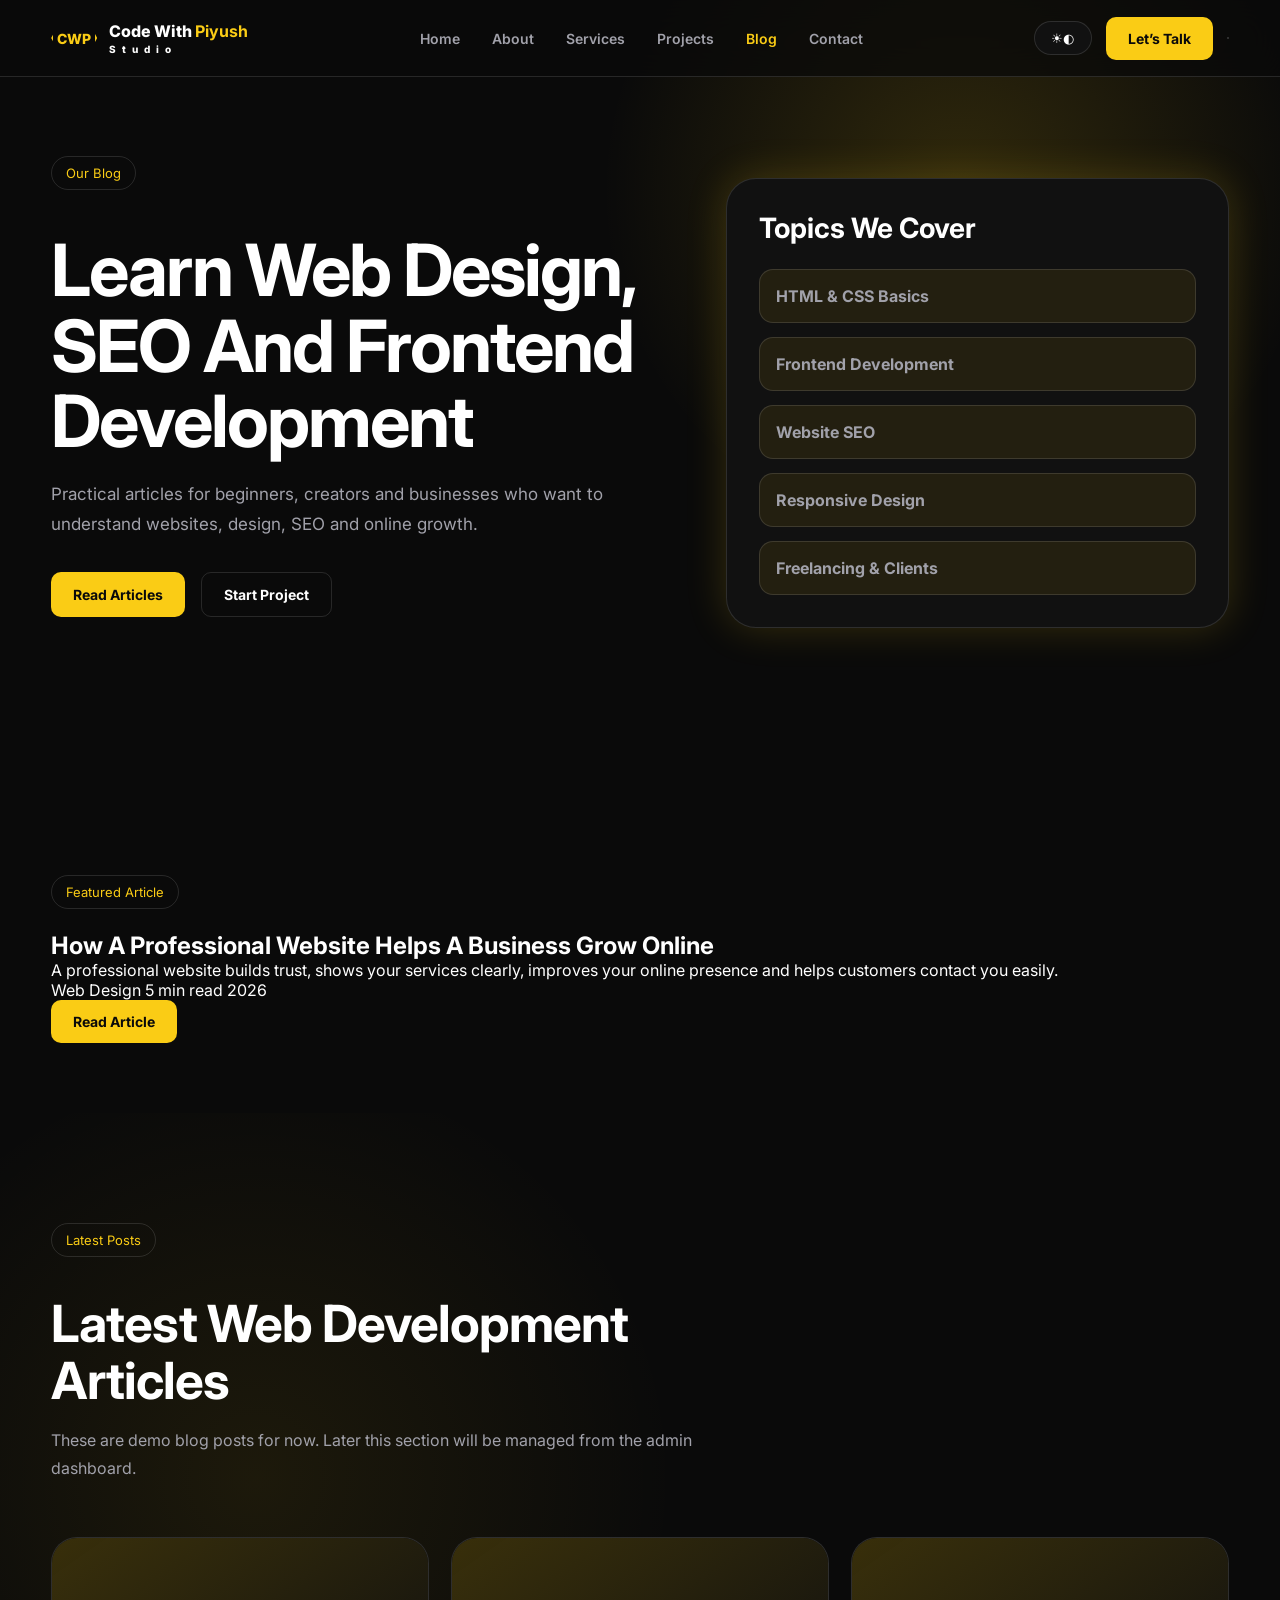
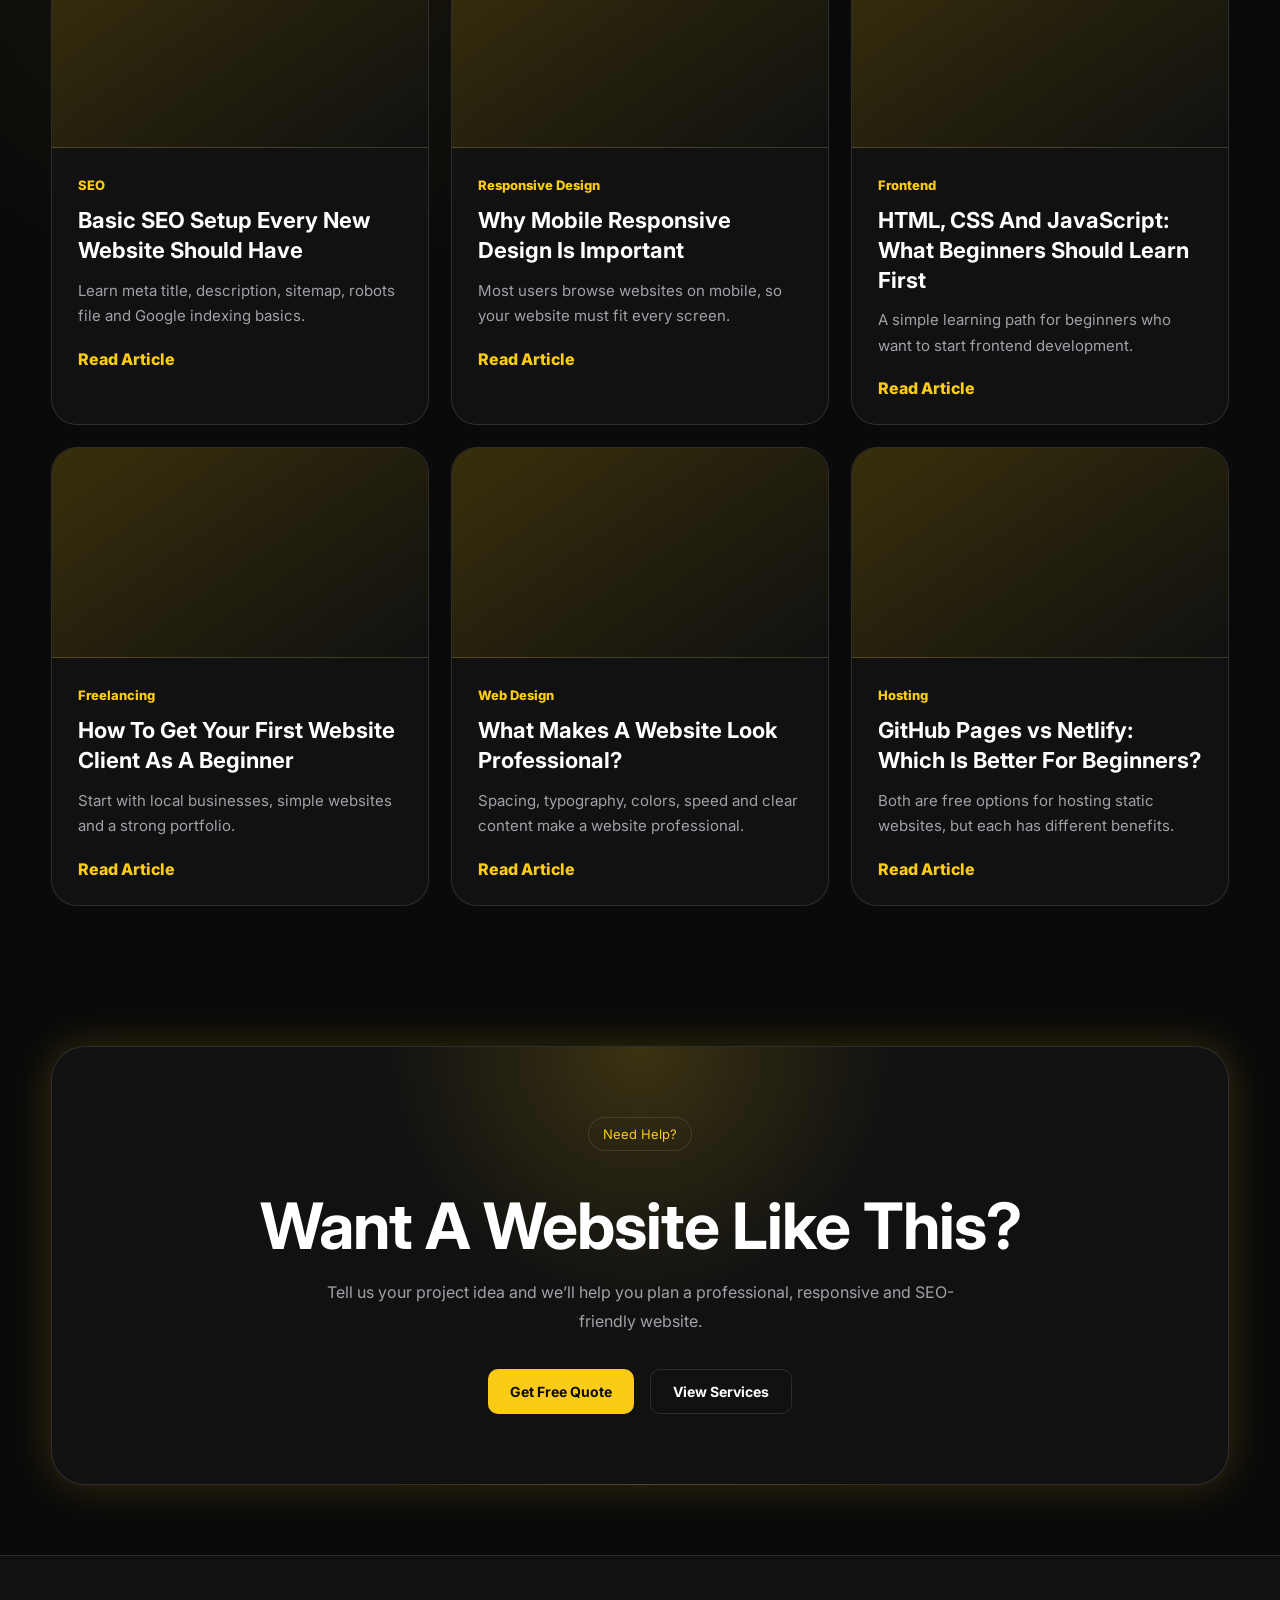
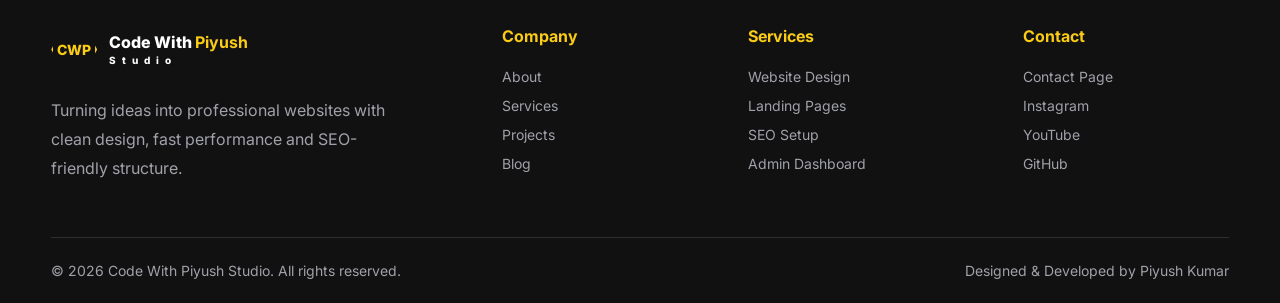
<file: blog.html>
<!DOCTYPE html>
<html lang="en" data-theme="dark">
<head>
  <meta charset="UTF-8" />
  <meta name="viewport" content="width=device-width, initial-scale=1.0" />

  <title>Blog | Code With Piyush Studio</title>
  <meta name="description" content="Read web design, SEO and frontend development articles from Code With Piyush Studio." />

  <link rel="stylesheet" href="css/style.css" />
  <link rel="stylesheet" href="css/responsive.css" />
</head>
<body>

<header class="header">
  <nav class="navbar container">
    <a href="index.html" class="logo">
      <span class="logo-mark">CWP</span>
      <span class="logo-text">Code With <strong>Piyush</strong><small>Studio</small></span>
    </a>

    <ul class="nav-links" id="navLinks">
      <li><a href="index.html">Home</a></li>
      <li><a href="about.html">About</a></li>
      <li><a href="services.html">Services</a></li>
      <li><a href="projects.html">Projects</a></li>
      <li><a href="blog.html" class="active">Blog</a></li>
      <li><a href="contact.html">Contact</a></li>
    </ul>

    <div class="nav-actions">
      <button class="theme-toggle" id="themeToggle" aria-label="Toggle theme">
        <span class="sun-icon">☀</span><span class="moon-icon">◐</span>
      </button>
      <a href="contact.html" class="btn btn-primary">Let’s Talk</a>
      <button class="menu-btn" id="menuBtn" aria-label="Open menu">
        <span></span><span></span><span></span>
      </button>
    </div>
  </nav>
</header>

<main>

  <!-- Blog Hero -->
  <section class="about-hero section">
    <div class="container about-hero-grid">
      <div>
        <span class="section-badge">Our Blog</span>
        <h1>Learn Web Design, SEO And Frontend Development</h1>
        <p>
          Practical articles for beginners, creators and businesses who want to
          understand websites, design, SEO and online growth.
        </p>

        <div class="hero-buttons">
          <a href="#articles" class="btn btn-primary">Read Articles</a>
          <a href="contact.html" class="btn btn-outline">Start Project</a>
        </div>
      </div>

      <div class="about-card">
        <h3>Topics We Cover</h3>
        <div class="about-list">
          <span>HTML & CSS Basics</span>
          <span>Frontend Development</span>
          <span>Website SEO</span>
          <span>Responsive Design</span>
          <span>Freelancing & Clients</span>
        </div>
      </div>
    </div>
  </section>

  <!-- Featured Article -->
  <section class="featured-article section">
    <div class="container">
      <div class="featured-blog-card">
        <div class="featured-blog-thumb"></div>

        <div class="featured-blog-content">
          <span class="section-badge">Featured Article</span>
          <h2>How A Professional Website Helps A Business Grow Online</h2>
          <p>
            A professional website builds trust, shows your services clearly,
            improves your online presence and helps customers contact you easily.
          </p>

          <div class="article-meta">
            <span>Web Design</span>
            <span>5 min read</span>
            <span>2026</span>
          </div>

          <a href="#" class="btn btn-primary">Read Article</a>
        </div>
      </div>
    </div>
  </section>

  <!-- Blog Articles Grid -->
  <section class="blog-preview section" id="articles">
    <div class="container">
      <div class="section-head">
        <span class="section-badge">Latest Posts</span>
        <h2>Latest Web Development Articles</h2>
        <p>
          These are demo blog posts for now. Later this section will be managed
          from the admin dashboard.
        </p>
      </div>

      <div class="blog-grid">
        <article class="blog-card">
          <div class="blog-thumb"></div>
          <div class="blog-content">
            <span>SEO</span>
            <h3>Basic SEO Setup Every New Website Should Have</h3>
            <p>Learn meta title, description, sitemap, robots file and Google indexing basics.</p>
            <a href="#">Read Article</a>
          </div>
        </article>

        <article class="blog-card">
          <div class="blog-thumb"></div>
          <div class="blog-content">
            <span>Responsive Design</span>
            <h3>Why Mobile Responsive Design Is Important</h3>
            <p>Most users browse websites on mobile, so your website must fit every screen.</p>
            <a href="#">Read Article</a>
          </div>
        </article>

        <article class="blog-card">
          <div class="blog-thumb"></div>
          <div class="blog-content">
            <span>Frontend</span>
            <h3>HTML, CSS And JavaScript: What Beginners Should Learn First</h3>
            <p>A simple learning path for beginners who want to start frontend development.</p>
            <a href="#">Read Article</a>
          </div>
        </article>

        <article class="blog-card">
          <div class="blog-thumb"></div>
          <div class="blog-content">
            <span>Freelancing</span>
            <h3>How To Get Your First Website Client As A Beginner</h3>
            <p>Start with local businesses, simple websites and a strong portfolio.</p>
            <a href="#">Read Article</a>
          </div>
        </article>

        <article class="blog-card">
          <div class="blog-thumb"></div>
          <div class="blog-content">
            <span>Web Design</span>
            <h3>What Makes A Website Look Professional?</h3>
            <p>Spacing, typography, colors, speed and clear content make a website professional.</p>
            <a href="#">Read Article</a>
          </div>
        </article>

        <article class="blog-card">
          <div class="blog-thumb"></div>
          <div class="blog-content">
            <span>Hosting</span>
            <h3>GitHub Pages vs Netlify: Which Is Better For Beginners?</h3>
            <p>Both are free options for hosting static websites, but each has different benefits.</p>
            <a href="#">Read Article</a>
          </div>
        </article>
      </div>
    </div>
  </section>

  <!-- Newsletter / CTA -->
  <section class="contact-cta section">
    <div class="container">
      <div class="cta-box">
        <span class="section-badge">Need Help?</span>
        <h2>Want A Website Like This?</h2>
        <p>
          Tell us your project idea and we’ll help you plan a professional,
          responsive and SEO-friendly website.
        </p>

        <div class="cta-actions">
          <a href="contact.html" class="btn btn-primary">Get Free Quote</a>
          <a href="services.html" class="btn btn-outline">View Services</a>
        </div>
      </div>
    </div>
  </section>

</main>

<footer class="footer">
  <div class="container footer-grid">
    <div class="footer-brand">
      <a href="index.html" class="logo">
        <span class="logo-mark">CWP</span>
        <span class="logo-text">Code With <strong>Piyush</strong><small>Studio</small></span>
      </a>
      <p>Turning ideas into professional websites with clean design, fast performance and SEO-friendly structure.</p>
    </div>

    <div class="footer-col">
      <h4>Company</h4>
      <a href="about.html">About</a>
      <a href="services.html">Services</a>
      <a href="projects.html">Projects</a>
      <a href="blog.html">Blog</a>
    </div>

    <div class="footer-col">
      <h4>Services</h4>
      <a href="services.html">Website Design</a>
      <a href="services.html">Landing Pages</a>
      <a href="services.html">SEO Setup</a>
      <a href="services.html">Admin Dashboard</a>
    </div>

    <div class="footer-col">
      <h4>Contact</h4>
      <a href="contact.html">Contact Page</a>
      <a href="#">Instagram</a>
      <a href="#">YouTube</a>
      <a href="#">GitHub</a>
    </div>
  </div>

  <div class="container footer-bottom">
    <p>© 2026 Code With Piyush Studio. All rights reserved.</p>
    <p>Designed & Developed by Piyush Kumar</p>
  </div>
</footer>

<script src="js/theme.js"></script>
</body>
</html>
</file>
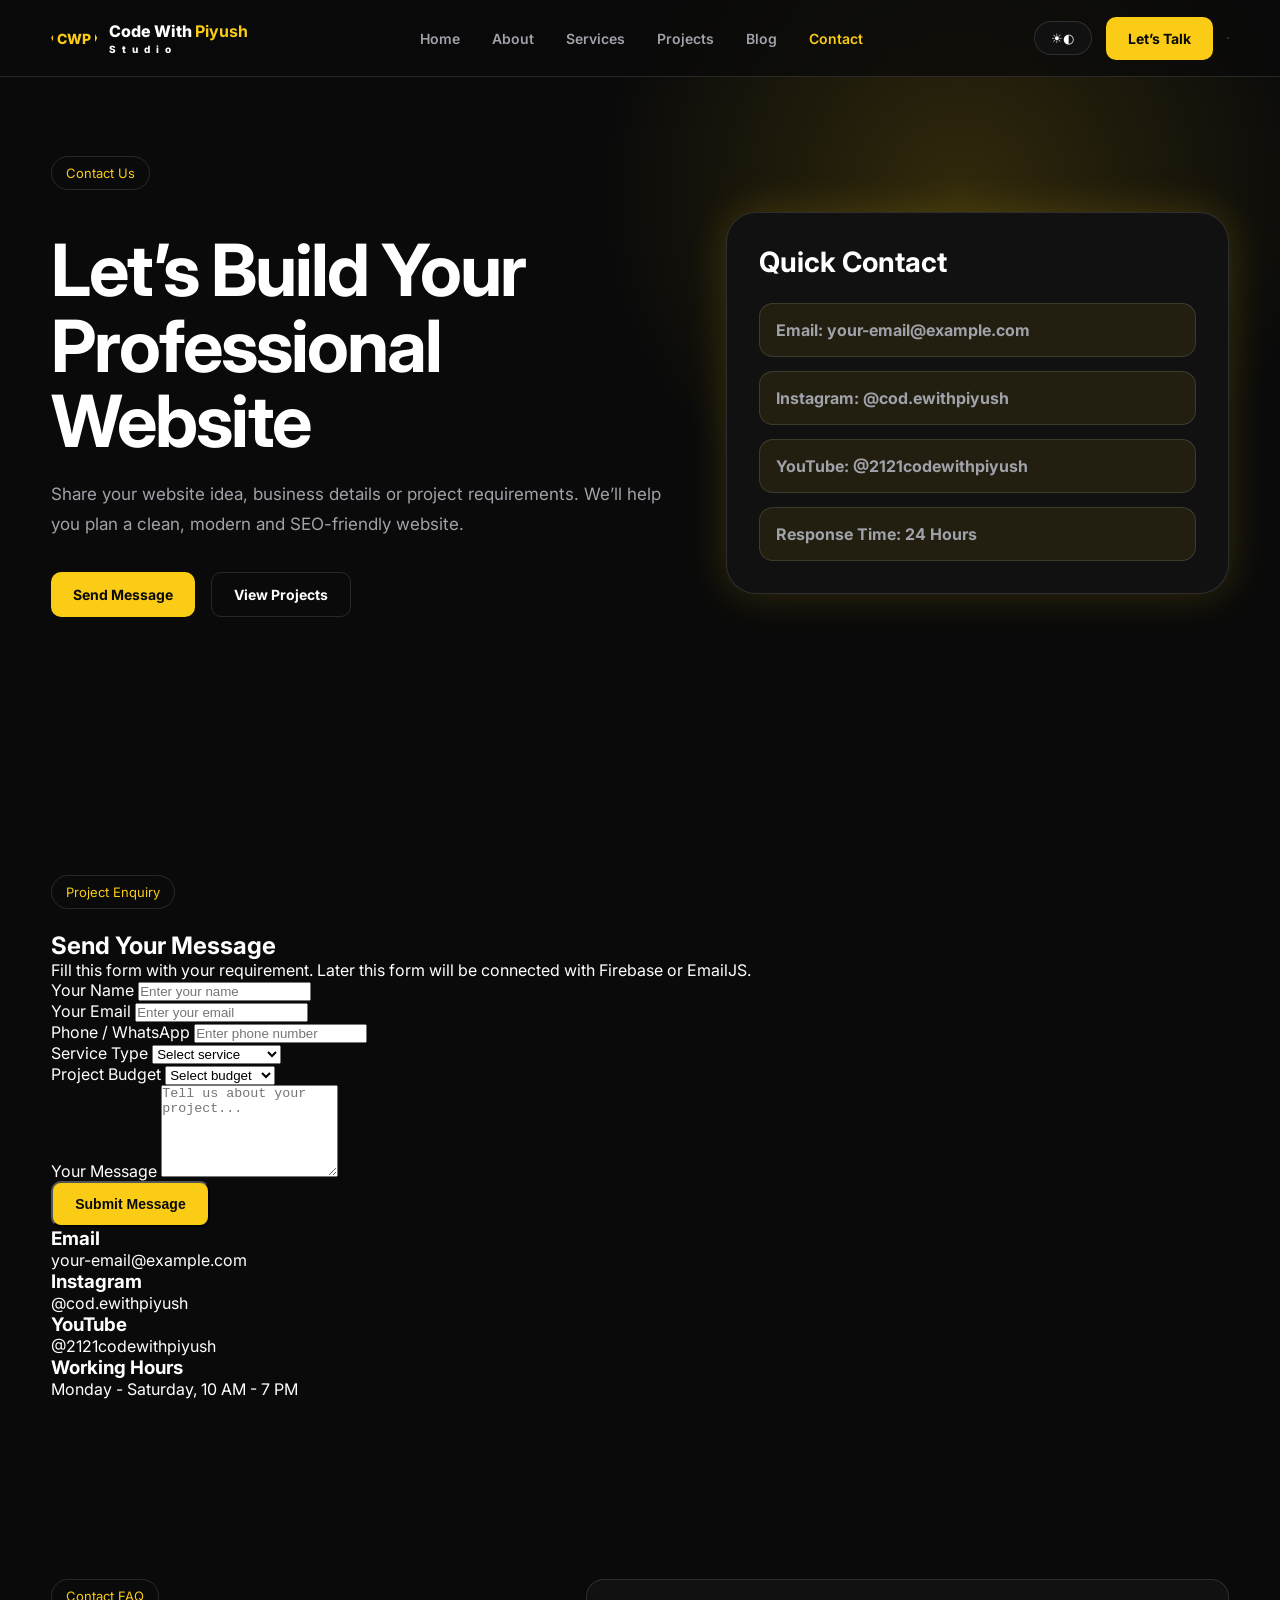
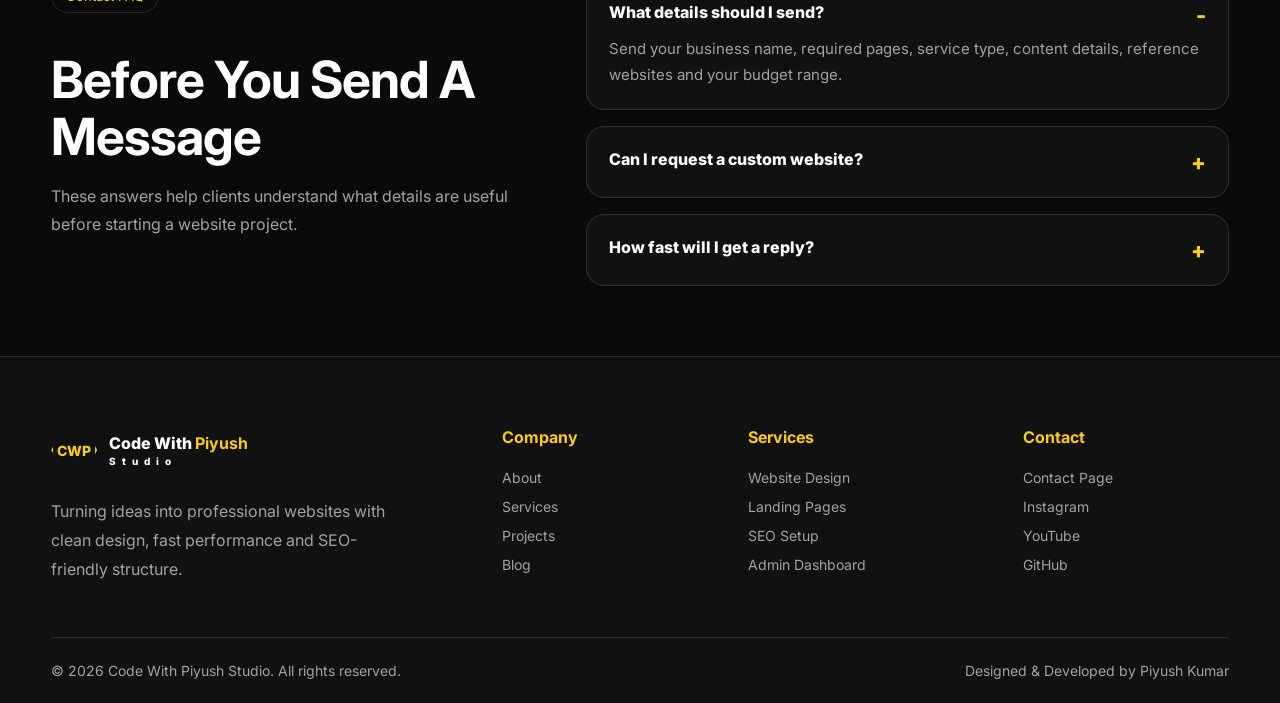
<file: contact.html>
<!DOCTYPE html>
<html lang="en" data-theme="dark">
<head>
  <meta charset="UTF-8" />
  <meta name="viewport" content="width=device-width, initial-scale=1.0" />

  <title>Contact | Code With Piyush Studio</title>
  <meta name="description" content="Contact Code With Piyush Studio for professional website design and development services." />

  <link rel="stylesheet" href="css/style.css" />
  <link rel="stylesheet" href="css/responsive.css" />
</head>
<body>

<header class="header">
  <nav class="navbar container">
    <a href="index.html" class="logo">
      <span class="logo-mark">CWP</span>
      <span class="logo-text">Code With <strong>Piyush</strong><small>Studio</small></span>
    </a>

    <ul class="nav-links" id="navLinks">
      <li><a href="index.html">Home</a></li>
      <li><a href="about.html">About</a></li>
      <li><a href="services.html">Services</a></li>
      <li><a href="projects.html">Projects</a></li>
      <li><a href="blog.html">Blog</a></li>
      <li><a href="contact.html" class="active">Contact</a></li>
    </ul>

    <div class="nav-actions">
      <button class="theme-toggle" id="themeToggle" aria-label="Toggle theme">
        <span class="sun-icon">☀</span><span class="moon-icon">◐</span>
      </button>

      <a href="contact.html" class="btn btn-primary">Let’s Talk</a>

      <button class="menu-btn" id="menuBtn" aria-label="Open menu">
        <span></span><span></span><span></span>
      </button>
    </div>
  </nav>
</header>

<main>

  <section class="about-hero section">
    <div class="container about-hero-grid">
      <div>
        <span class="section-badge">Contact Us</span>
        <h1>Let’s Build Your Professional Website</h1>
        <p>
          Share your website idea, business details or project requirements.
          We’ll help you plan a clean, modern and SEO-friendly website.
        </p>

        <div class="hero-buttons">
          <a href="#contact-form" class="btn btn-primary">Send Message</a>
          <a href="projects.html" class="btn btn-outline">View Projects</a>
        </div>
      </div>

      <div class="about-card">
        <h3>Quick Contact</h3>
        <div class="about-list">
          <span>Email: your-email@example.com</span>
          <span>Instagram: @cod.ewithpiyush</span>
          <span>YouTube: @2121codewithpiyush</span>
          <span>Response Time: 24 Hours</span>
        </div>
      </div>
    </div>
  </section>

  <section class="contact-page section" id="contact-form">
    <div class="container contact-grid">

      <div class="contact-form-card">
        <span class="section-badge">Project Enquiry</span>
        <h2>Send Your Message</h2>
        <p>
          Fill this form with your requirement. Later this form will be connected
          with Firebase or EmailJS.
        </p>

        <form class="contact-form">
          <div class="form-row">
            <div class="form-group">
              <label>Your Name</label>
              <input type="text" placeholder="Enter your name" required>
            </div>

            <div class="form-group">
              <label>Your Email</label>
              <input type="email" placeholder="Enter your email" required>
            </div>
          </div>

          <div class="form-row">
            <div class="form-group">
              <label>Phone / WhatsApp</label>
              <input type="text" placeholder="Enter phone number">
            </div>

            <div class="form-group">
              <label>Service Type</label>
              <select required>
                <option value="">Select service</option>
                <option>Business Website</option>
                <option>Landing Page</option>
                <option>Portfolio Website</option>
                <option>SEO Setup</option>
                <option>Admin Dashboard</option>
              </select>
            </div>
          </div>

          <div class="form-group">
            <label>Project Budget</label>
            <select>
              <option value="">Select budget</option>
              <option>₹999 - ₹2499</option>
              <option>₹2500 - ₹4999</option>
              <option>₹5000+</option>
              <option>Not sure yet</option>
            </select>
          </div>

          <div class="form-group">
            <label>Your Message</label>
            <textarea rows="6" placeholder="Tell us about your project..." required></textarea>
          </div>

          <button type="submit" class="btn btn-primary">Submit Message</button>
        </form>
      </div>

      <div class="contact-info-side">
        <div class="info-card">
          <h3>Email</h3>
          <p>your-email@example.com</p>
        </div>

        <div class="info-card">
          <h3>Instagram</h3>
          <p>@cod.ewithpiyush</p>
        </div>

        <div class="info-card">
          <h3>YouTube</h3>
          <p>@2121codewithpiyush</p>
        </div>

        <div class="info-card">
          <h3>Working Hours</h3>
          <p>Monday - Saturday, 10 AM - 7 PM</p>
        </div>
      </div>

    </div>
  </section>

  <section class="faq section">
    <div class="container faq-grid">
      <div class="faq-left">
        <span class="section-badge">Contact FAQ</span>
        <h2>Before You Send A Message</h2>
        <p>
          These answers help clients understand what details are useful before
          starting a website project.
        </p>
      </div>

      <div class="faq-list">
        <details open>
          <summary>What details should I send?</summary>
          <p>
            Send your business name, required pages, service type, content details,
            reference websites and your budget range.
          </p>
        </details>

        <details>
          <summary>Can I request a custom website?</summary>
          <p>
            Yes. You can share your idea and we can plan a custom website layout
            according to your requirement.
          </p>
        </details>

        <details>
          <summary>How fast will I get a reply?</summary>
          <p>
            Usually within 24 hours. Response time may vary depending on workload.
          </p>
        </details>
      </div>
    </div>
  </section>

</main>

<footer class="footer">
  <div class="container footer-grid">
    <div class="footer-brand">
      <a href="index.html" class="logo">
        <span class="logo-mark">CWP</span>
        <span class="logo-text">Code With <strong>Piyush</strong><small>Studio</small></span>
      </a>
      <p>Turning ideas into professional websites with clean design, fast performance and SEO-friendly structure.</p>
    </div>

    <div class="footer-col">
      <h4>Company</h4>
      <a href="about.html">About</a>
      <a href="services.html">Services</a>
      <a href="projects.html">Projects</a>
      <a href="blog.html">Blog</a>
    </div>

    <div class="footer-col">
      <h4>Services</h4>
      <a href="services.html">Website Design</a>
      <a href="services.html">Landing Pages</a>
      <a href="services.html">SEO Setup</a>
      <a href="services.html">Admin Dashboard</a>
    </div>

    <div class="footer-col">
      <h4>Contact</h4>
      <a href="contact.html">Contact Page</a>
      <a href="#">Instagram</a>
      <a href="#">YouTube</a>
      <a href="#">GitHub</a>
    </div>
  </div>

  <div class="container footer-bottom">
    <p>© 2026 Code With Piyush Studio. All rights reserved.</p>
    <p>Designed & Developed by Piyush Kumar</p>
  </div>
</footer>

<script src="js/theme.js"></script>
</body>
</html>
</file>
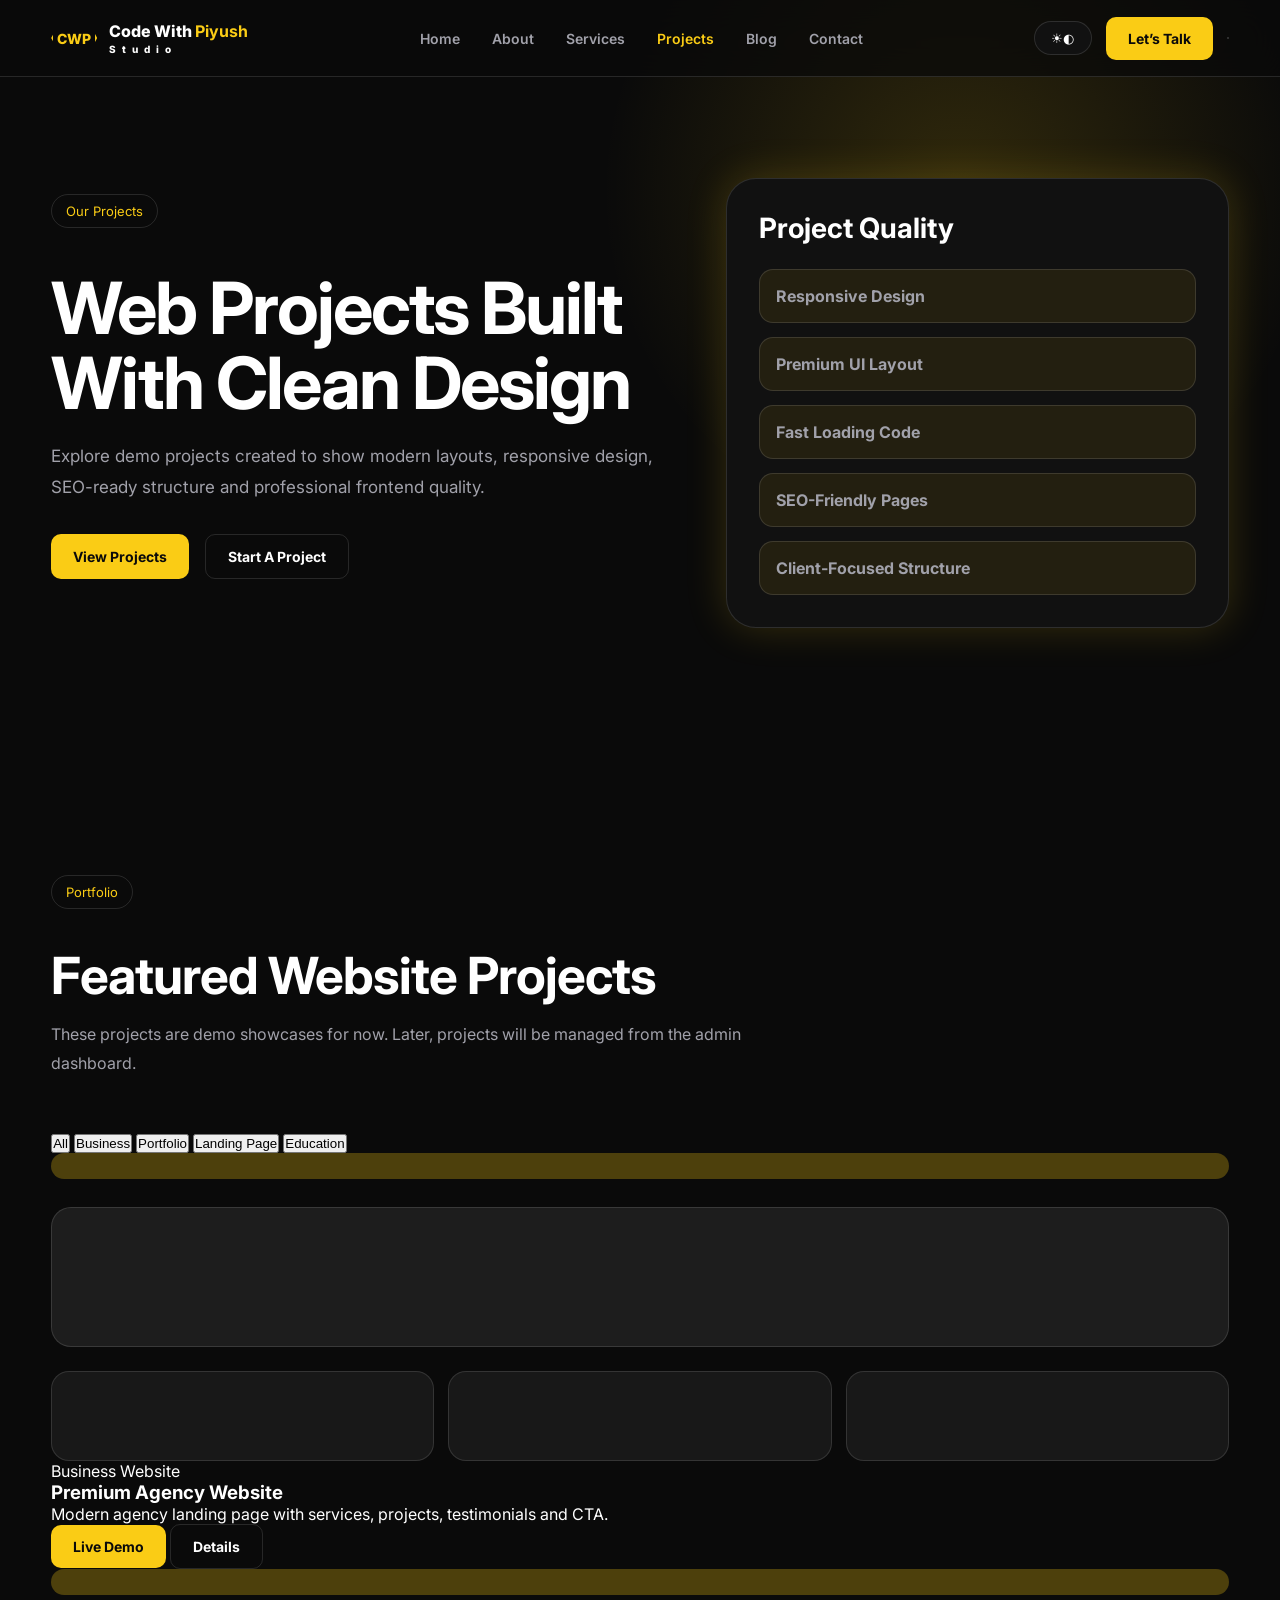
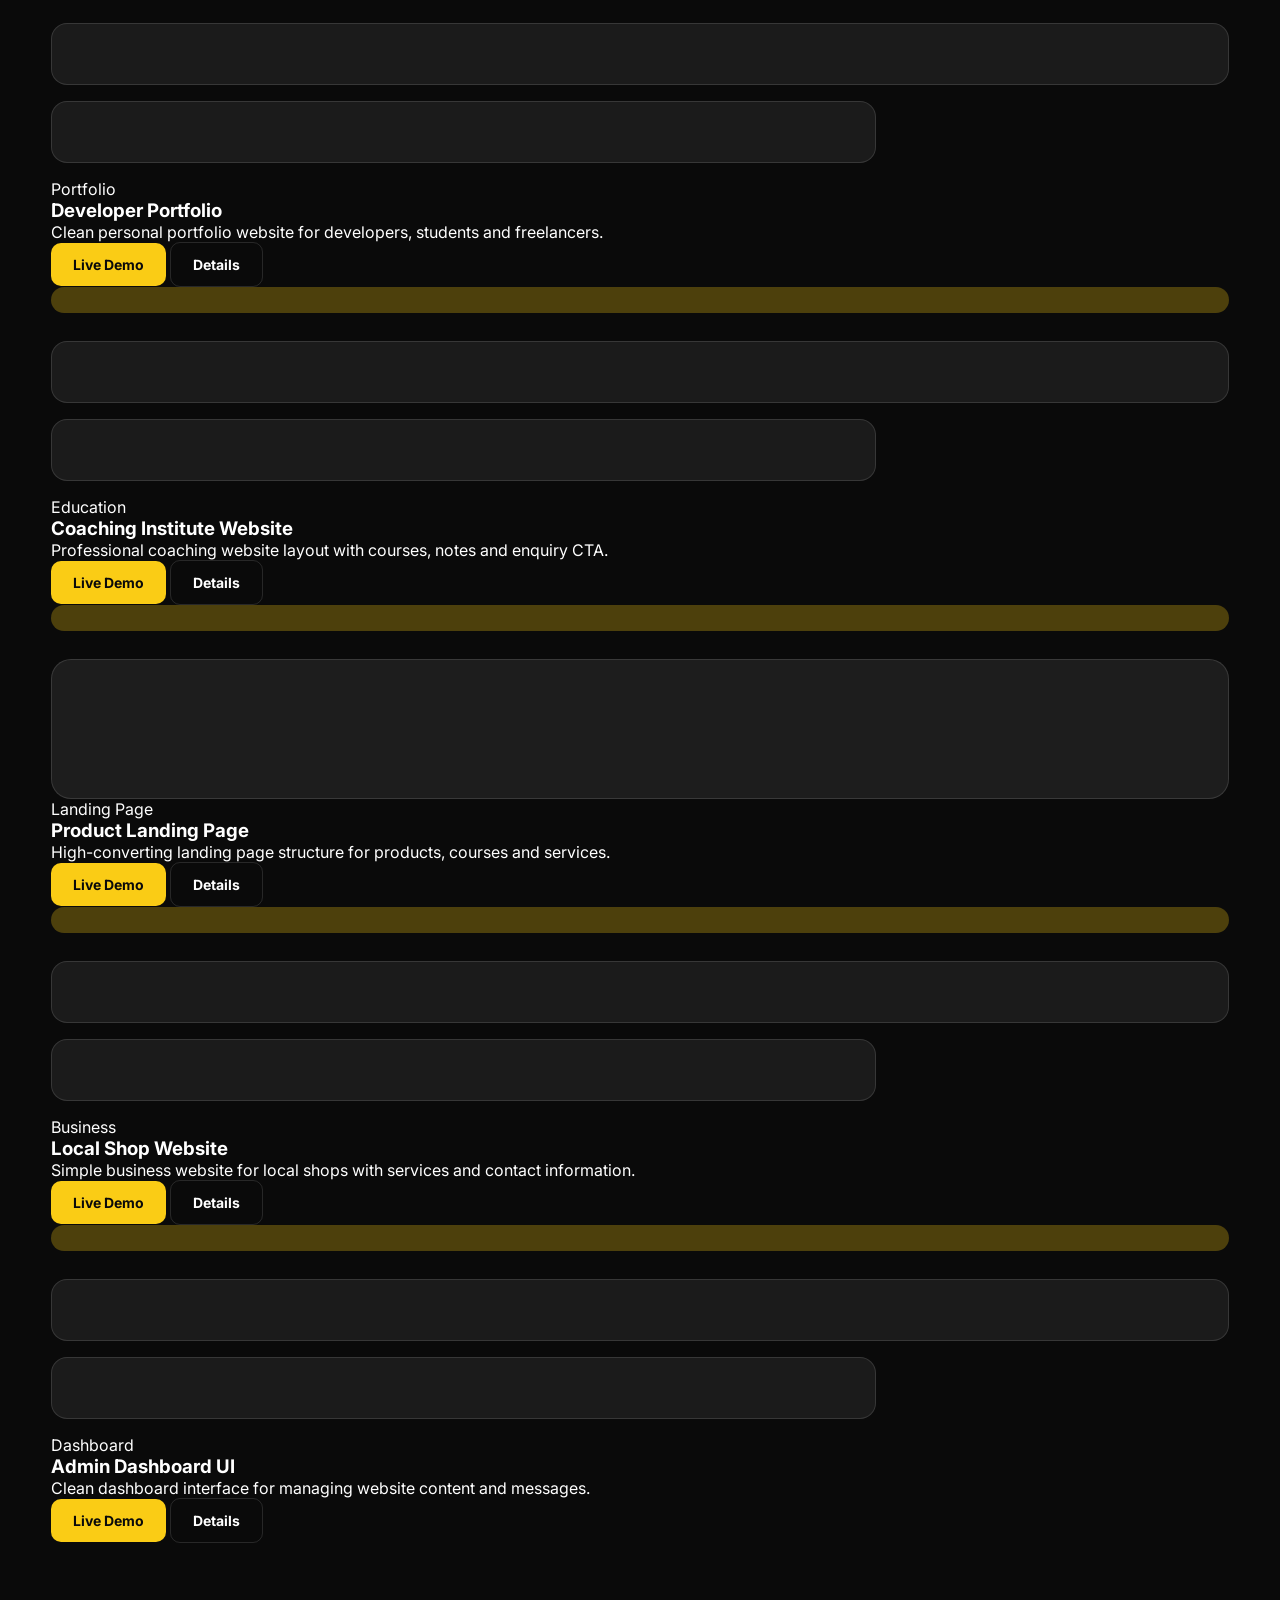
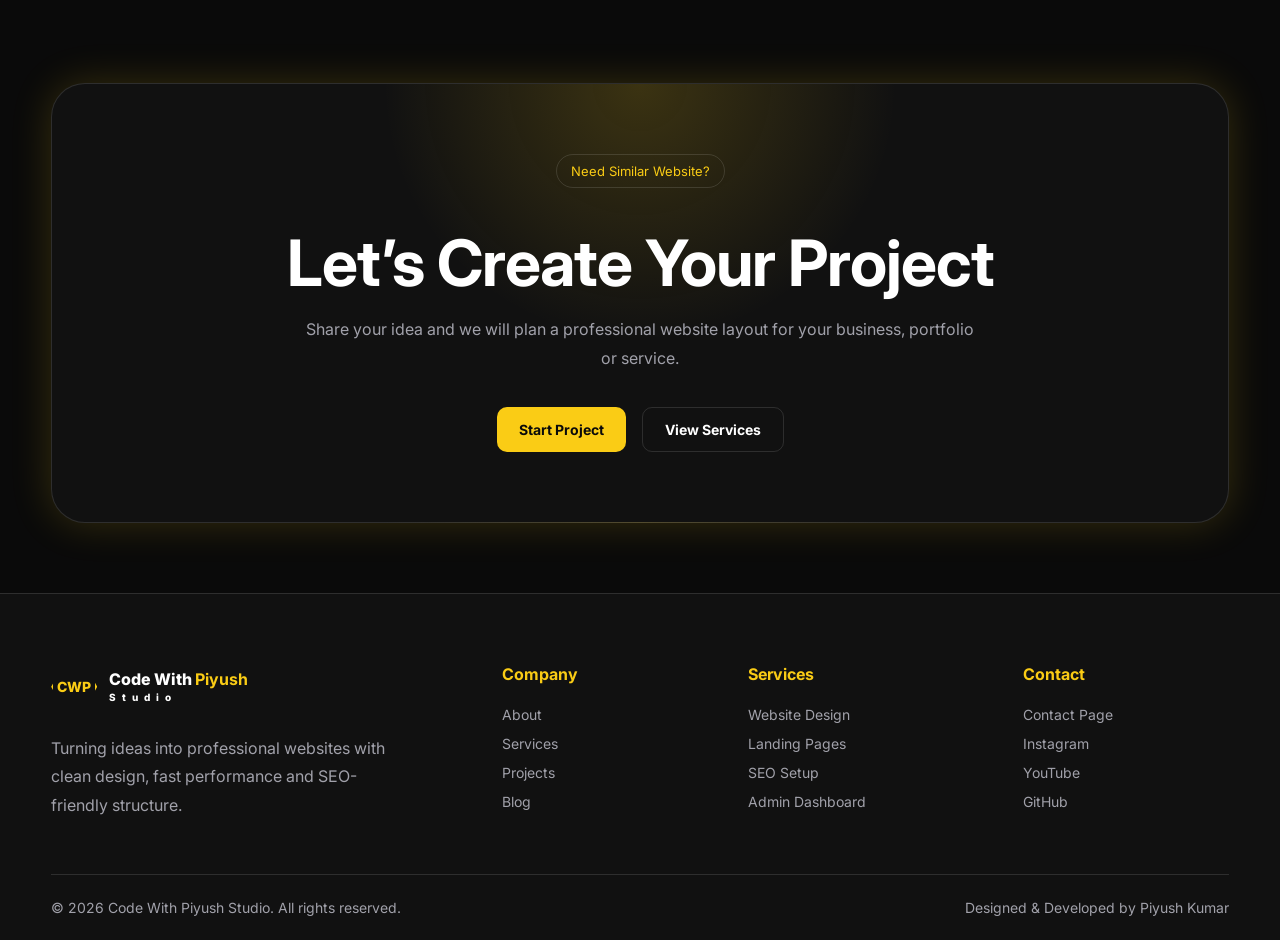
<file: projects.html>
<!DOCTYPE html>
<html lang="en" data-theme="dark">
<head>
  <meta charset="UTF-8" />
  <meta name="viewport" content="width=device-width, initial-scale=1.0" />

  <title>Projects | Code With Piyush Studio</title>
  <meta name="description" content="Explore website projects by Code With Piyush Studio." />

  <link rel="stylesheet" href="css/style.css" />
  <link rel="stylesheet" href="css/responsive.css" />
</head>
<body>

<header class="header">
  <nav class="navbar container">
    <a href="index.html" class="logo">
      <span class="logo-mark">CWP</span>
      <span class="logo-text">Code With <strong>Piyush</strong><small>Studio</small></span>
    </a>

    <ul class="nav-links" id="navLinks">
      <li><a href="index.html">Home</a></li>
      <li><a href="about.html">About</a></li>
      <li><a href="services.html">Services</a></li>
      <li><a href="projects.html" class="active">Projects</a></li>
      <li><a href="blog.html">Blog</a></li>
      <li><a href="contact.html">Contact</a></li>
    </ul>

    <div class="nav-actions">
      <button class="theme-toggle" id="themeToggle" aria-label="Toggle theme">
        <span class="sun-icon">☀</span><span class="moon-icon">◐</span>
      </button>
      <a href="contact.html" class="btn btn-primary">Let’s Talk</a>
      <button class="menu-btn" id="menuBtn" aria-label="Open menu">
        <span></span><span></span><span></span>
      </button>
    </div>
  </nav>
</header>

<main>

  <section class="about-hero section">
    <div class="container about-hero-grid">
      <div>
        <span class="section-badge">Our Projects</span>
        <h1>Web Projects Built With Clean Design</h1>
        <p>
          Explore demo projects created to show modern layouts, responsive design,
          SEO-ready structure and professional frontend quality.
        </p>

        <div class="hero-buttons">
          <a href="#project-gallery" class="btn btn-primary">View Projects</a>
          <a href="contact.html" class="btn btn-outline">Start A Project</a>
        </div>
      </div>

      <div class="about-card">
        <h3>Project Quality</h3>
        <div class="about-list">
          <span>Responsive Design</span>
          <span>Premium UI Layout</span>
          <span>Fast Loading Code</span>
          <span>SEO-Friendly Pages</span>
          <span>Client-Focused Structure</span>
        </div>
      </div>
    </div>
  </section>

  <section class="project-filter section" id="project-gallery">
    <div class="container">
      <div class="section-head">
        <span class="section-badge">Portfolio</span>
        <h2>Featured Website Projects</h2>
        <p>
          These projects are demo showcases for now. Later, projects will be managed
          from the admin dashboard.
        </p>
      </div>

      <div class="filter-tabs">
        <button class="active">All</button>
        <button>Business</button>
        <button>Portfolio</button>
        <button>Landing Page</button>
        <button>Education</button>
      </div>

      <div class="portfolio-grid">
        <article class="portfolio-card">
          <div class="portfolio-preview">
            <div class="preview-nav"></div>
            <div class="preview-hero"></div>
            <div class="preview-row">
              <span></span><span></span><span></span>
            </div>
          </div>
          <div class="portfolio-content">
            <span>Business Website</span>
            <h3>Premium Agency Website</h3>
            <p>Modern agency landing page with services, projects, testimonials and CTA.</p>
            <div class="portfolio-actions">
              <a href="#" class="btn btn-primary">Live Demo</a>
              <a href="#" class="btn btn-outline">Details</a>
            </div>
          </div>
        </article>

        <article class="portfolio-card">
          <div class="portfolio-preview">
            <div class="preview-nav"></div>
            <div class="preview-card"></div>
            <div class="preview-card short"></div>
          </div>
          <div class="portfolio-content">
            <span>Portfolio</span>
            <h3>Developer Portfolio</h3>
            <p>Clean personal portfolio website for developers, students and freelancers.</p>
            <div class="portfolio-actions">
              <a href="#" class="btn btn-primary">Live Demo</a>
              <a href="#" class="btn btn-outline">Details</a>
            </div>
          </div>
        </article>

        <article class="portfolio-card">
          <div class="portfolio-preview">
            <div class="preview-nav"></div>
            <div class="preview-card"></div>
            <div class="preview-card short"></div>
          </div>
          <div class="portfolio-content">
            <span>Education</span>
            <h3>Coaching Institute Website</h3>
            <p>Professional coaching website layout with courses, notes and enquiry CTA.</p>
            <div class="portfolio-actions">
              <a href="#" class="btn btn-primary">Live Demo</a>
              <a href="#" class="btn btn-outline">Details</a>
            </div>
          </div>
        </article>

        <article class="portfolio-card">
          <div class="portfolio-preview">
            <div class="preview-nav"></div>
            <div class="preview-hero"></div>
          </div>
          <div class="portfolio-content">
            <span>Landing Page</span>
            <h3>Product Landing Page</h3>
            <p>High-converting landing page structure for products, courses and services.</p>
            <div class="portfolio-actions">
              <a href="#" class="btn btn-primary">Live Demo</a>
              <a href="#" class="btn btn-outline">Details</a>
            </div>
          </div>
        </article>

        <article class="portfolio-card">
          <div class="portfolio-preview">
            <div class="preview-nav"></div>
            <div class="preview-card"></div>
            <div class="preview-card short"></div>
          </div>
          <div class="portfolio-content">
            <span>Business</span>
            <h3>Local Shop Website</h3>
            <p>Simple business website for local shops with services and contact information.</p>
            <div class="portfolio-actions">
              <a href="#" class="btn btn-primary">Live Demo</a>
              <a href="#" class="btn btn-outline">Details</a>
            </div>
          </div>
        </article>

        <article class="portfolio-card">
          <div class="portfolio-preview">
            <div class="preview-nav"></div>
            <div class="preview-card"></div>
            <div class="preview-card short"></div>
          </div>
          <div class="portfolio-content">
            <span>Dashboard</span>
            <h3>Admin Dashboard UI</h3>
            <p>Clean dashboard interface for managing website content and messages.</p>
            <div class="portfolio-actions">
              <a href="#" class="btn btn-primary">Live Demo</a>
              <a href="#" class="btn btn-outline">Details</a>
            </div>
          </div>
        </article>
      </div>
    </div>
  </section>

  <section class="contact-cta section">
    <div class="container">
      <div class="cta-box">
        <span class="section-badge">Need Similar Website?</span>
        <h2>Let’s Create Your Project</h2>
        <p>
          Share your idea and we will plan a professional website layout for your
          business, portfolio or service.
        </p>
        <div class="cta-actions">
          <a href="contact.html" class="btn btn-primary">Start Project</a>
          <a href="services.html" class="btn btn-outline">View Services</a>
        </div>
      </div>
    </div>
  </section>

</main>

<footer class="footer">
  <div class="container footer-grid">
    <div class="footer-brand">
      <a href="index.html" class="logo">
        <span class="logo-mark">CWP</span>
        <span class="logo-text">Code With <strong>Piyush</strong><small>Studio</small></span>
      </a>
      <p>Turning ideas into professional websites with clean design, fast performance and SEO-friendly structure.</p>
    </div>

    <div class="footer-col">
      <h4>Company</h4>
      <a href="about.html">About</a>
      <a href="services.html">Services</a>
      <a href="projects.html">Projects</a>
      <a href="blog.html">Blog</a>
    </div>

    <div class="footer-col">
      <h4>Services</h4>
      <a href="services.html">Website Design</a>
      <a href="services.html">Landing Pages</a>
      <a href="services.html">SEO Setup</a>
      <a href="services.html">Admin Dashboard</a>
    </div>

    <div class="footer-col">
      <h4>Contact</h4>
      <a href="contact.html">Contact Page</a>
      <a href="#">Instagram</a>
      <a href="#">YouTube</a>
      <a href="#">GitHub</a>
    </div>
  </div>

  <div class="container footer-bottom">
    <p>© 2026 Code With Piyush Studio. All rights reserved.</p>
    <p>Designed & Developed by Piyush Kumar</p>
  </div>
</footer>

<script src="js/theme.js"></script>
</body>
</html>
</file>
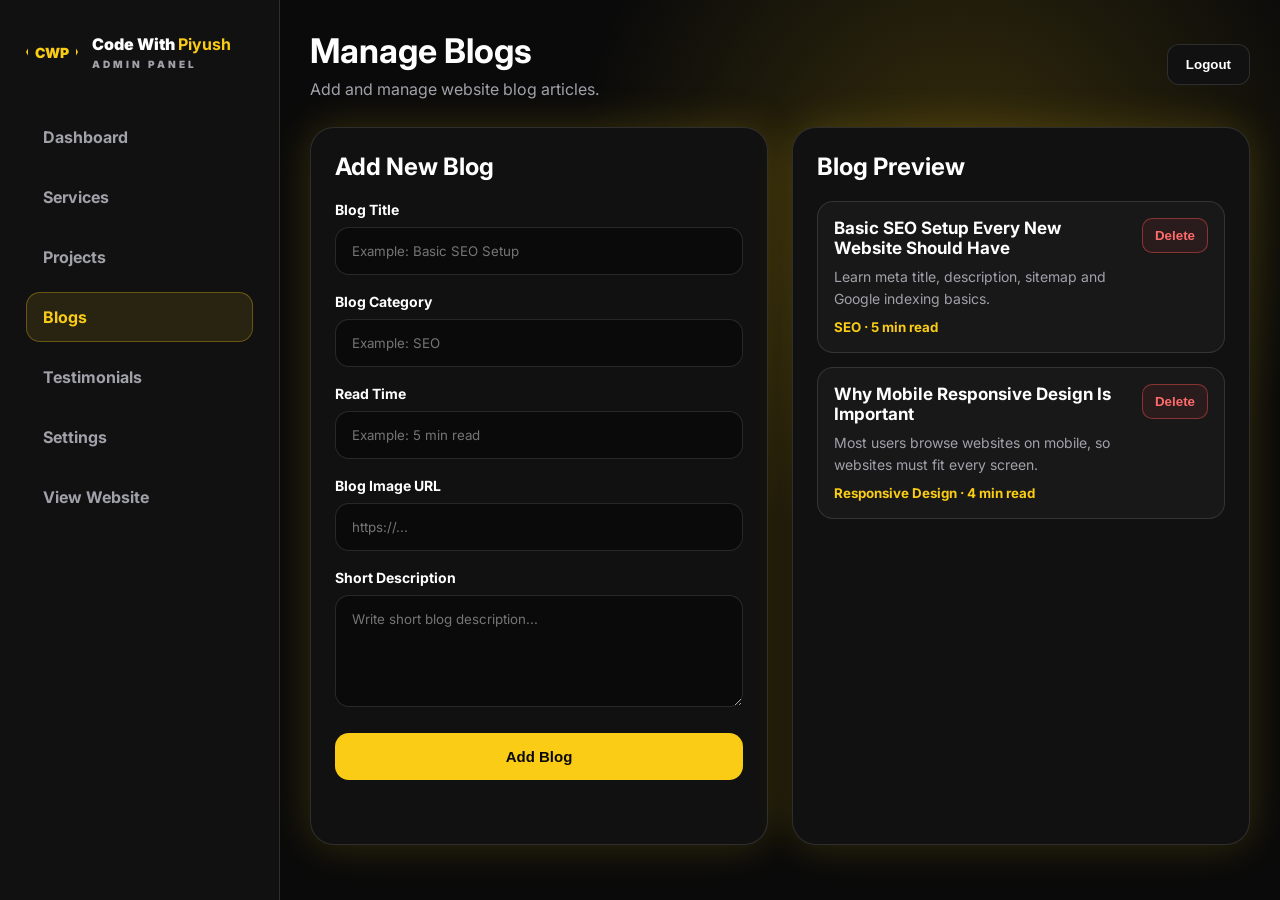
<file: admin/blogs.html>
<!DOCTYPE html>
<html lang="en" data-theme="dark">
<head>
  <meta charset="UTF-8">
  <meta name="viewport" content="width=device-width, initial-scale=1.0">

  <title>Manage Blogs | Code With Piyush Studio</title>
  <link rel="stylesheet" href="css/admin.css">
</head>
<body>

<div class="admin-layout">

  <aside class="sidebar" id="sidebar">
    <a href="../index.html" class="admin-logo">
      <span>CWP</span>
      <div>
        Code With <strong>Piyush</strong>
        <small>Admin Panel</small>
      </div>
    </a>

    <nav class="admin-menu">
      <a href="dashboard.html">Dashboard</a>
      <a href="services.html">Services</a>
      <a href="projects.html">Projects</a>
      <a href="blogs.html" class="active">Blogs</a>
      <a href="testimonials.html">Testimonials</a>
      <a href="settings.html">Settings</a>
      <a href="../index.html">View Website</a>
    </nav>
  </aside>

  <main class="admin-main">

    <header class="admin-topbar">
      <button class="sidebar-toggle" id="sidebarToggle">
        <span></span><span></span><span></span>
      </button>

      <div>
        <h1>Manage Blogs</h1>
        <p>Add and manage website blog articles.</p>
      </div>

      <button class="logout-btn" id="logoutBtn">Logout</button>
    </header>

    <section class="admin-grid">

      <div class="admin-panel-card">
        <h2>Add New Blog</h2>

        <form class="admin-form" id="blogForm">

          <div class="form-group">
            <label>Blog Title</label>
            <input type="text" id="blogTitle" placeholder="Example: Basic SEO Setup" required>
          </div>

          <div class="form-group">
            <label>Blog Category</label>
            <input type="text" id="blogCategory" placeholder="Example: SEO" required>
          </div>

          <div class="form-group">
            <label>Read Time</label>
            <input type="text" id="blogReadTime" placeholder="Example: 5 min read">
          </div>

          <div class="form-group">
            <label>Blog Image URL</label>
            <input type="text" id="blogImage" placeholder="https://...">
          </div>

          <div class="form-group">
            <label>Short Description</label>
            <textarea id="blogDescription" rows="5" placeholder="Write short blog description..." required></textarea>
          </div>

          <button type="submit" class="admin-btn">Add Blog</button>
          <p class="login-message" id="blogMessage"></p>
        </form>
      </div>

      <div class="admin-panel-card">
        <h2>Blog Preview</h2>

        <div class="admin-list" id="blogsList">

          <div class="admin-item">
            <div>
              <h3>Basic SEO Setup Every New Website Should Have</h3>
              <p>Learn meta title, description, sitemap and Google indexing basics.</p>
              <small>SEO · 5 min read</small>
            </div>
            <button>Delete</button>
          </div>

          <div class="admin-item">
            <div>
              <h3>Why Mobile Responsive Design Is Important</h3>
              <p>Most users browse websites on mobile, so websites must fit every screen.</p>
              <small>Responsive Design · 4 min read</small>
            </div>
            <button>Delete</button>
          </div>

        </div>
      </div>

    </section>

  </main>

</div>

<script src="js/admin.js"></script>
</body>
</html>
</file>
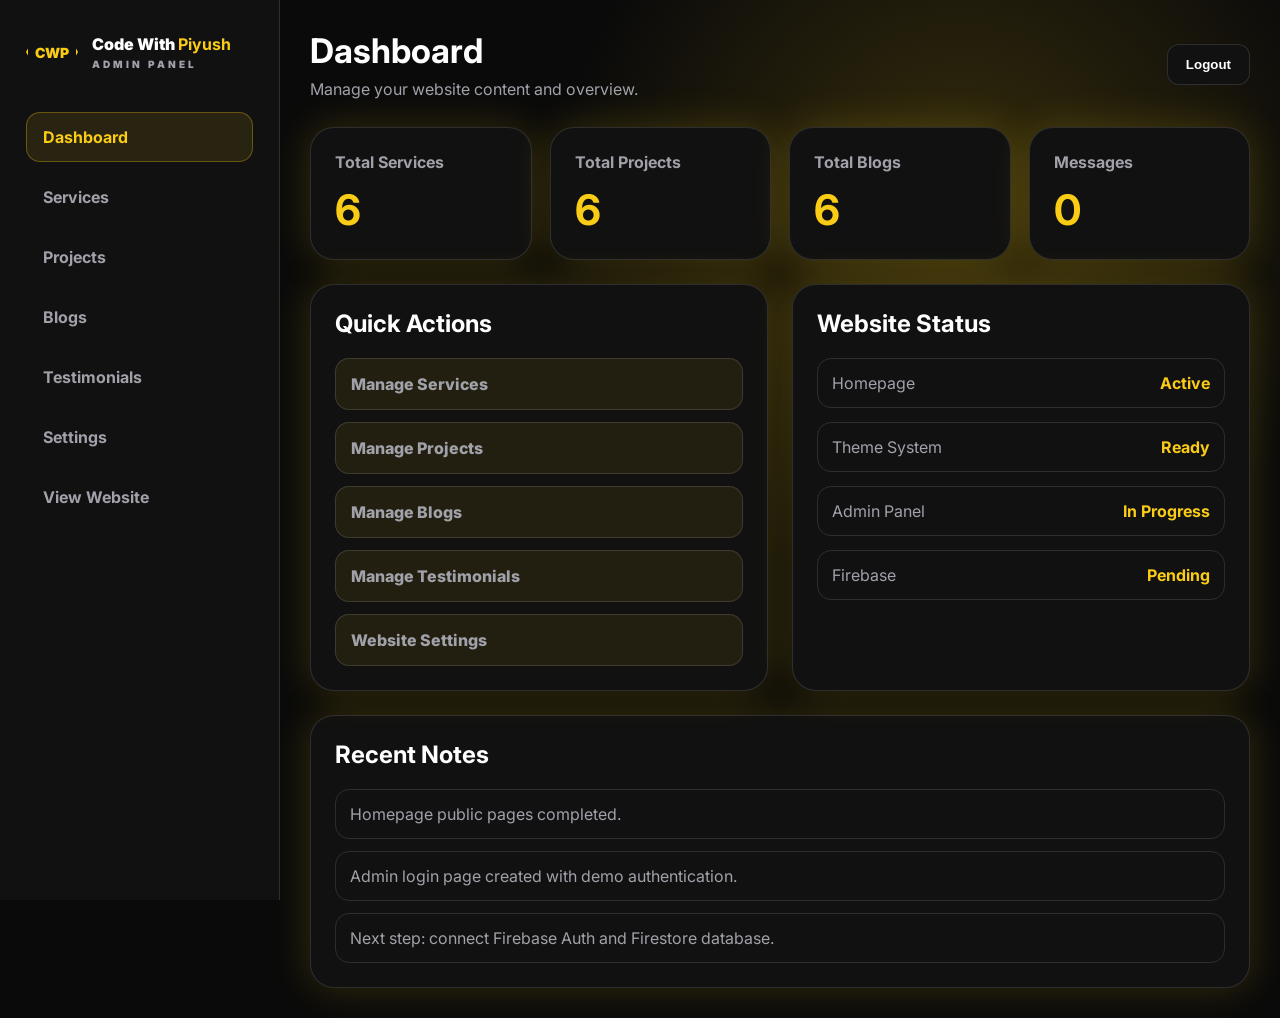
<file: admin/dashboard.html>
<!DOCTYPE html>
<html lang="en" data-theme="dark">
<head>
  <meta charset="UTF-8" />
  <meta name="viewport" content="width=device-width, initial-scale=1.0" />

  <title>Admin Dashboard | Code With Piyush Studio</title>

  <link rel="stylesheet" href="css/admin.css" />
</head>
<body>

  <div class="admin-layout">

    <aside class="sidebar" id="sidebar">
      <a href="../index.html" class="admin-logo">
        <span>CWP</span>
        <div>
          Code With <strong>Piyush</strong>
          <small>Admin Panel</small>
        </div>
      </a>

      <nav class="admin-menu">
        <a href="dashboard.html" class="active">Dashboard</a>
        <a href="services.html">Services</a>
        <a href="projects.html">Projects</a>
        <a href="blogs.html">Blogs</a>
        <a href="testimonials.html">Testimonials</a>
        <a href="settings.html">Settings</a>
        <a href="../index.html">View Website</a>
      </nav>
    </aside>

    <main class="admin-main">

      <header class="admin-topbar">
        <button class="sidebar-toggle" id="sidebarToggle">
          <span></span>
          <span></span>
          <span></span>
        </button>

        <div>
          <h1>Dashboard</h1>
          <p>Manage your website content and overview.</p>
        </div>

        <button class="logout-btn" id="logoutBtn">Logout</button>
      </header>

      <section class="dashboard-stats">
        <div class="stat-card">
          <span>Total Services</span>
          <strong>6</strong>
        </div>

        <div class="stat-card">
          <span>Total Projects</span>
          <strong>6</strong>
        </div>

        <div class="stat-card">
          <span>Total Blogs</span>
          <strong>6</strong>
        </div>

        <div class="stat-card">
          <span>Messages</span>
          <strong>0</strong>
        </div>
      </section>

      <section class="admin-grid">

        <div class="admin-panel-card">
          <h2>Quick Actions</h2>

          <div class="quick-actions">
            <a href="services.html">Manage Services</a>
            <a href="projects.html">Manage Projects</a>
            <a href="blogs.html">Manage Blogs</a>
            <a href="testimonials.html">Manage Testimonials</a>
            <a href="settings.html">Website Settings</a>
          </div>
        </div>

        <div class="admin-panel-card">
          <h2>Website Status</h2>

          <div class="status-list">
            <div>
              <span>Homepage</span>
              <strong>Active</strong>
            </div>

            <div>
              <span>Theme System</span>
              <strong>Ready</strong>
            </div>

            <div>
              <span>Admin Panel</span>
              <strong>In Progress</strong>
            </div>

            <div>
              <span>Firebase</span>
              <strong>Pending</strong>
            </div>
          </div>
        </div>

      </section>

      <section class="admin-panel-card recent-card">
        <h2>Recent Notes</h2>

        <div class="notes-list">
          <p>Homepage public pages completed.</p>
          <p>Admin login page created with demo authentication.</p>
          <p>Next step: connect Firebase Auth and Firestore database.</p>
        </div>
      </section>

    </main>

  </div>

  <script src="js/admin.js"></script>
</body>
</html>
</file>
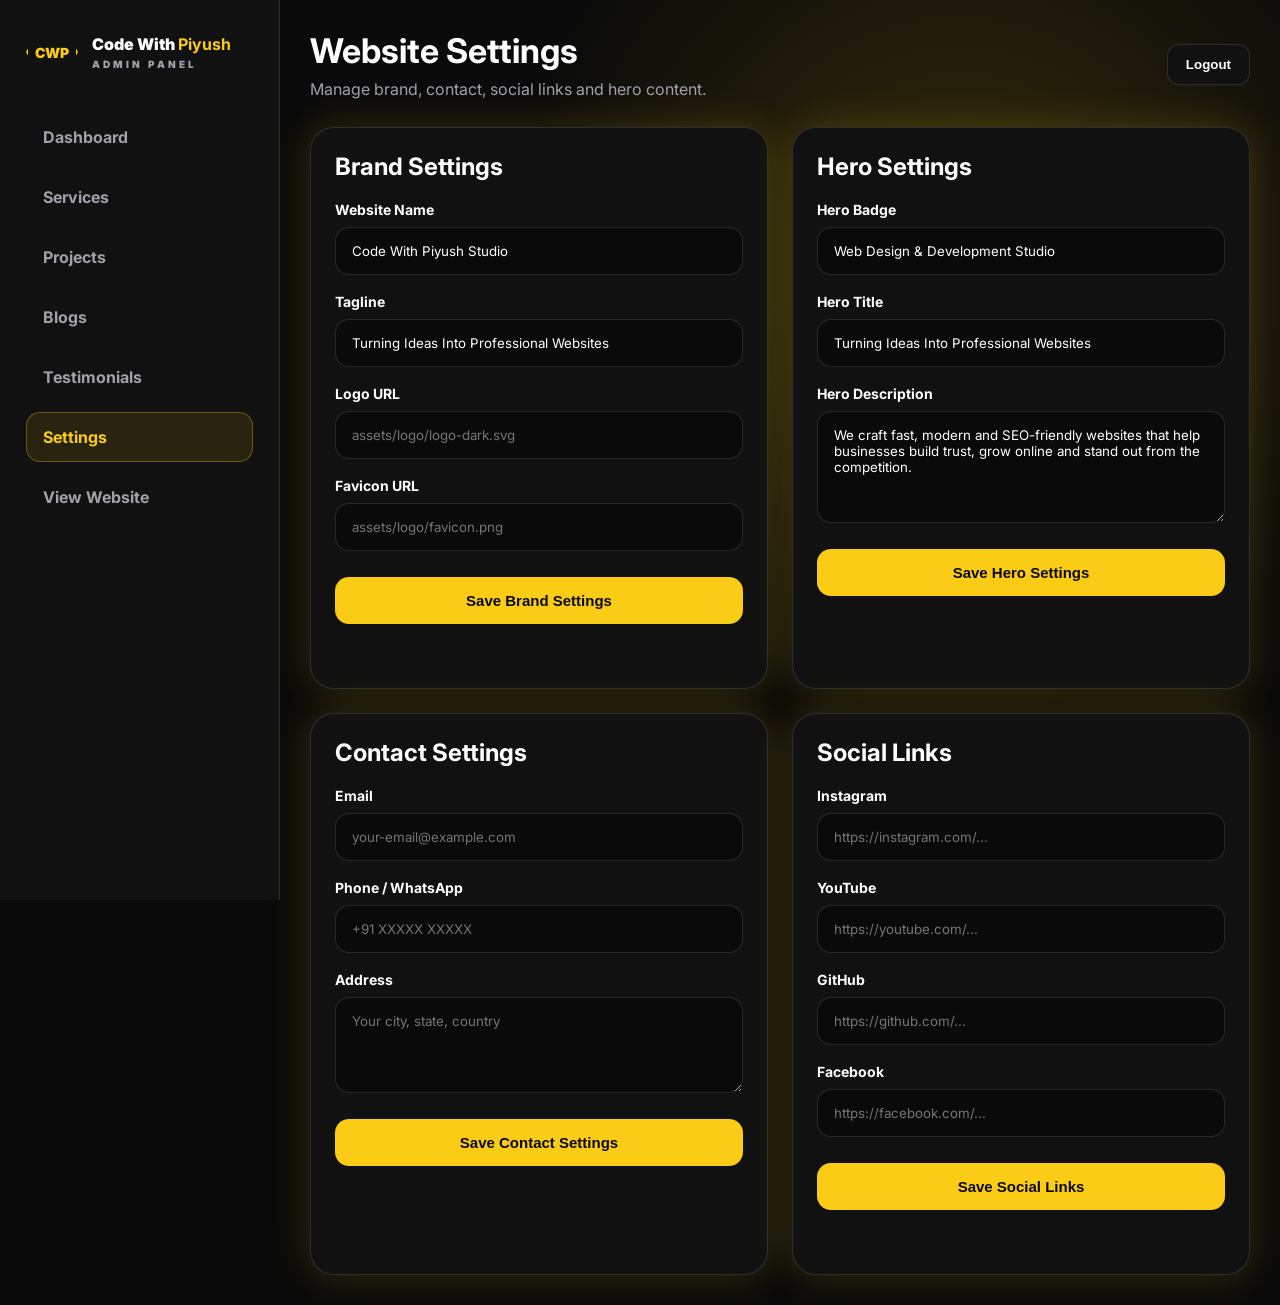
<file: admin/settings.html>
<!DOCTYPE html>
<html lang="en" data-theme="dark">
<head>
  <meta charset="UTF-8">
  <meta name="viewport" content="width=device-width, initial-scale=1.0">

  <title>Website Settings | Code With Piyush Studio</title>
  <link rel="stylesheet" href="css/admin.css">
</head>
<body>

<div class="admin-layout">

  <aside class="sidebar" id="sidebar">
    <a href="../index.html" class="admin-logo">
      <span>CWP</span>
      <div>
        Code With <strong>Piyush</strong>
        <small>Admin Panel</small>
      </div>
    </a>

    <nav class="admin-menu">
      <a href="dashboard.html">Dashboard</a>
      <a href="services.html">Services</a>
      <a href="projects.html">Projects</a>
      <a href="blogs.html">Blogs</a>
      <a href="testimonials.html">Testimonials</a>
      <a href="settings.html" class="active">Settings</a>
      <a href="../index.html">View Website</a>
    </nav>
  </aside>

  <main class="admin-main">

    <header class="admin-topbar">
      <button class="sidebar-toggle" id="sidebarToggle">
        <span></span><span></span><span></span>
      </button>

      <div>
        <h1>Website Settings</h1>
        <p>Manage brand, contact, social links and hero content.</p>
      </div>

      <button class="logout-btn" id="logoutBtn">Logout</button>
    </header>

    <section class="admin-grid">

      <div class="admin-panel-card">
        <h2>Brand Settings</h2>

        <form class="admin-form" id="brandForm">
          <div class="form-group">
            <label>Website Name</label>
            <input type="text" id="siteName" value="Code With Piyush Studio">
          </div>

          <div class="form-group">
            <label>Tagline</label>
            <input type="text" id="siteTagline" value="Turning Ideas Into Professional Websites">
          </div>

          <div class="form-group">
            <label>Logo URL</label>
            <input type="text" id="logoUrl" placeholder="assets/logo/logo-dark.svg">
          </div>

          <div class="form-group">
            <label>Favicon URL</label>
            <input type="text" id="faviconUrl" placeholder="assets/logo/favicon.png">
          </div>

          <button type="submit" class="admin-btn">Save Brand Settings</button>
          <p class="login-message" id="brandMessage"></p>
        </form>
      </div>

      <div class="admin-panel-card">
        <h2>Hero Settings</h2>

        <form class="admin-form" id="heroForm">
          <div class="form-group">
            <label>Hero Badge</label>
            <input type="text" id="heroBadge" value="Web Design & Development Studio">
          </div>

          <div class="form-group">
            <label>Hero Title</label>
            <input type="text" id="heroTitle" value="Turning Ideas Into Professional Websites">
          </div>

          <div class="form-group">
            <label>Hero Description</label>
            <textarea id="heroDescription" rows="5">We craft fast, modern and SEO-friendly websites that help businesses build trust, grow online and stand out from the competition.</textarea>
          </div>

          <button type="submit" class="admin-btn">Save Hero Settings</button>
          <p class="login-message" id="heroMessage"></p>
        </form>
      </div>

      <div class="admin-panel-card">
        <h2>Contact Settings</h2>

        <form class="admin-form" id="contactSettingsForm">
          <div class="form-group">
            <label>Email</label>
            <input type="email" id="contactEmail" placeholder="your-email@example.com">
          </div>

          <div class="form-group">
            <label>Phone / WhatsApp</label>
            <input type="text" id="contactPhone" placeholder="+91 XXXXX XXXXX">
          </div>

          <div class="form-group">
            <label>Address</label>
            <textarea id="contactAddress" rows="4" placeholder="Your city, state, country"></textarea>
          </div>

          <button type="submit" class="admin-btn">Save Contact Settings</button>
          <p class="login-message" id="contactSettingsMessage"></p>
        </form>
      </div>

      <div class="admin-panel-card">
        <h2>Social Links</h2>

        <form class="admin-form" id="socialForm">
          <div class="form-group">
            <label>Instagram</label>
            <input type="text" id="instagramLink" placeholder="https://instagram.com/...">
          </div>

          <div class="form-group">
            <label>YouTube</label>
            <input type="text" id="youtubeLink" placeholder="https://youtube.com/...">
          </div>

          <div class="form-group">
            <label>GitHub</label>
            <input type="text" id="githubLink" placeholder="https://github.com/...">
          </div>

          <div class="form-group">
            <label>Facebook</label>
            <input type="text" id="facebookLink" placeholder="https://facebook.com/...">
          </div>

          <button type="submit" class="admin-btn">Save Social Links</button>
          <p class="login-message" id="socialMessage"></p>
        </form>
      </div>

    </section>

  </main>

</div>

<script src="js/admin.js"></script>
</body>
</html>
</file>
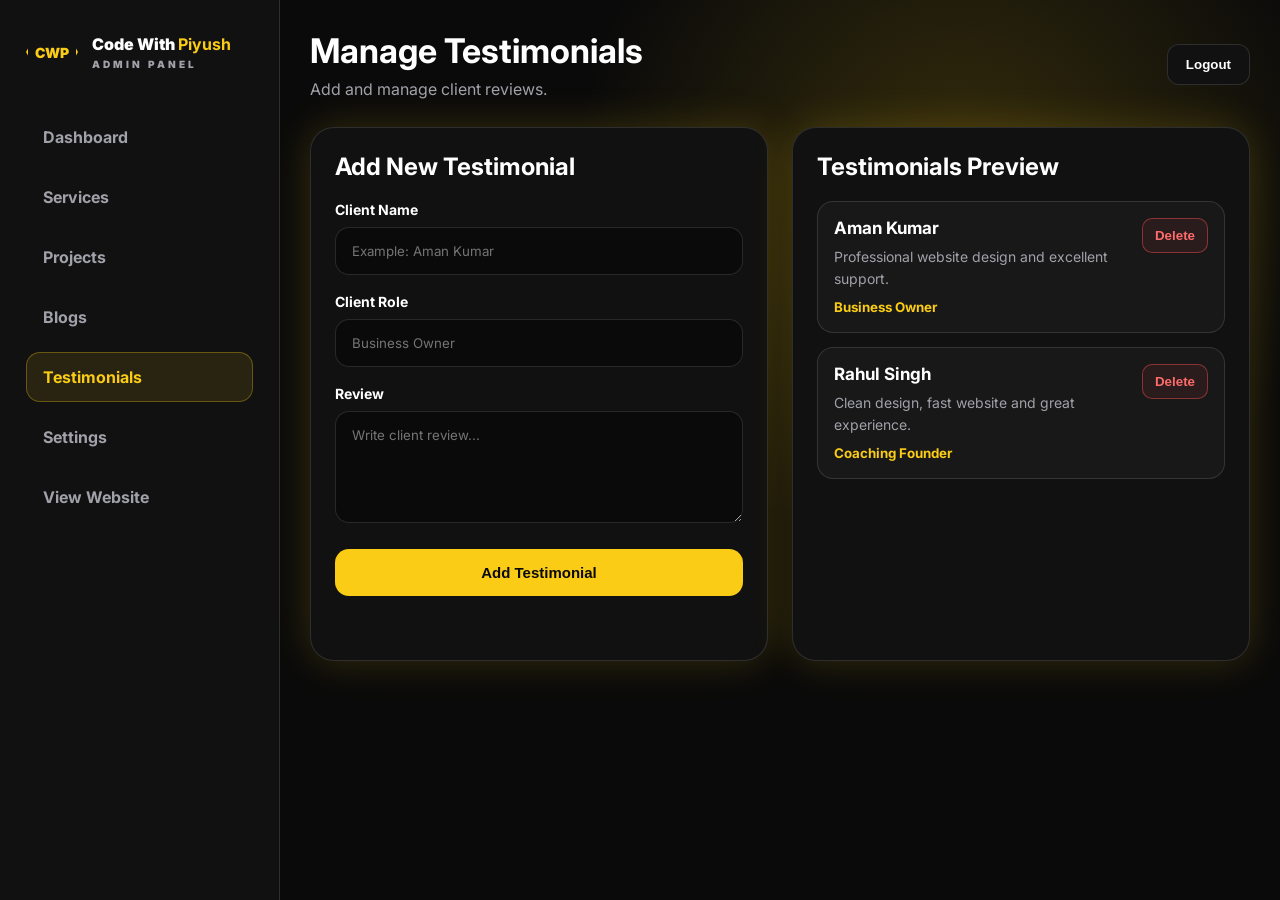
<file: admin/testimonials.html>
<!DOCTYPE html>
<html lang="en" data-theme="dark">
<head>
  <meta charset="UTF-8">
  <meta name="viewport" content="width=device-width, initial-scale=1.0">

  <title>Manage Testimonials | Code With Piyush Studio</title>
  <link rel="stylesheet" href="css/admin.css">
</head>
<body>

<div class="admin-layout">

  <aside class="sidebar" id="sidebar">

    <a href="../index.html" class="admin-logo">
      <span>CWP</span>
      <div>
        Code With <strong>Piyush</strong>
        <small>Admin Panel</small>
      </div>
    </a>

    <nav class="admin-menu">
      <a href="dashboard.html">Dashboard</a>
      <a href="services.html">Services</a>
      <a href="projects.html">Projects</a>
      <a href="blogs.html">Blogs</a>
      <a href="testimonials.html" class="active">Testimonials</a>
      <a href="settings.html">Settings</a>
      <a href="../index.html">View Website</a>
    </nav>

  </aside>

  <main class="admin-main">

    <header class="admin-topbar">

      <button class="sidebar-toggle" id="sidebarToggle">
        <span></span>
        <span></span>
        <span></span>
      </button>

      <div>
        <h1>Manage Testimonials</h1>
        <p>Add and manage client reviews.</p>
      </div>

      <button class="logout-btn" id="logoutBtn">
        Logout
      </button>

    </header>

    <section class="admin-grid">

      <div class="admin-panel-card">

        <h2>Add New Testimonial</h2>

        <form class="admin-form" id="testimonialForm">

          <div class="form-group">
            <label>Client Name</label>
            <input
              type="text"
              id="clientName"
              placeholder="Example: Aman Kumar"
              required
            >
          </div>

          <div class="form-group">
            <label>Client Role</label>
            <input
              type="text"
              id="clientRole"
              placeholder="Business Owner"
              required
            >
          </div>

          <div class="form-group">
            <label>Review</label>
            <textarea
              id="clientReview"
              rows="5"
              placeholder="Write client review..."
              required
            ></textarea>
          </div>

          <button type="submit" class="admin-btn">
            Add Testimonial
          </button>

          <p
            class="login-message"
            id="testimonialMessage"
          ></p>

        </form>

      </div>

      <div class="admin-panel-card">

        <h2>Testimonials Preview</h2>

        <div
          class="admin-list"
          id="testimonialsList"
        >

          <div class="admin-item">
            <div>
              <h3>Aman Kumar</h3>
              <p>
                Professional website design and excellent support.
              </p>
              <small>Business Owner</small>
            </div>

            <button>
              Delete
            </button>
          </div>

          <div class="admin-item">
            <div>
              <h3>Rahul Singh</h3>
              <p>
                Clean design, fast website and great experience.
              </p>
              <small>Coaching Founder</small>
            </div>

            <button>
              Delete
            </button>
          </div>

        </div>

      </div>

    </section>

  </main>

</div>

<script src="js/admin.js"></script>

</body>
</html>
</file>
<file: css/style.css>
@import url('https://fonts.googleapis.com/css2?family=Inter:wght@400;500;600;700;800&display=swap');

:root {
  --bg: #0a0a0a;
  --card: #111111;
  --text: #ffffff;
  --muted: #a1a1aa;
  --yellow: #facc15;
  --border: rgba(255, 255, 255, 0.12);
  --shadow: 0 0 40px rgba(250, 204, 21, 0.18);
}

html[data-theme="light"] {
  --bg: #ffffff;
  --card: #f8fafc;
  --text: #111827;
  --muted: #64748b;
  --border: rgba(15, 23, 42, 0.12);
  --shadow: 0 20px 50px rgba(15, 23, 42, 0.12);
}

* {
  margin: 0;
  padding: 0;
  box-sizing: border-box;
}

body {
  font-family: "Inter", sans-serif;
  background: var(--bg);
  color: var(--text);
}

a {
  text-decoration: none;
  color: inherit;
}

.container {
  width: min(1180px, 92%);
  margin: auto;
}

.section {
  padding: 110px 0 70px;
}

/* Navbar */
.header {
  position: fixed;
  top: 0;
  width: 100%;
  z-index: 99;
  background: rgba(10, 10, 10, 0.75);
  backdrop-filter: blur(16px);
  border-bottom: 1px solid var(--border);
}

html[data-theme="light"] .header {
  background: rgba(255, 255, 255, 0.85);
}

.navbar {
  height: 76px;
  display: flex;
  align-items: center;
  justify-content: space-between;
}

.logo {
  display: flex;
  align-items: center;
  gap: 12px;
}

.logo-mark {
  width: 46px;
  height: 46px;
  border: 2px solid var(--yellow);
  color: var(--yellow);
  display: grid;
  place-items: center;
  font-weight: 800;
  font-size: 14px;
  clip-path: polygon(25% 5%, 75% 5%, 100% 50%, 75% 95%, 25% 95%, 0 50%);
}

.logo-text {
  font-weight: 800;
  line-height: 1;
}

.logo-text strong {
  color: var(--yellow);
}

.logo-text small {
  display: block;
  letter-spacing: 6px;
  font-size: 10px;
  margin-top: 5px;
}

.nav-links {
  display: flex;
  align-items: center;
  gap: 32px;
  list-style: none;
}

.nav-links a {
  font-size: 14px;
  color: var(--muted);
  font-weight: 600;
}

.nav-links a.active,
.nav-links a:hover {
  color: var(--yellow);
}

.nav-actions {
  display: flex;
  align-items: center;
  gap: 14px;
}

.theme-toggle,
.menu-btn {
  border: 1px solid var(--border);
  background: var(--card);
  color: var(--text);
  cursor: pointer;
}

.theme-toggle {
  width: 58px;
  height: 34px;
  border-radius: 30px;
}

.btn {
  display: inline-flex;
  align-items: center;
  justify-content: center;
  padding: 13px 22px;
  border-radius: 10px;
  font-weight: 700;
  font-size: 14px;
}

.btn-primary {
  background: var(--yellow);
  color: #0a0a0a;
}

.btn-outline {
  border: 1px solid var(--border);
  color: var(--text);
}

/* Hero */
.hero {
  min-height: 100vh;
  display: flex;
  align-items: center;
  background:
    radial-gradient(circle at 75% 30%, rgba(250, 204, 21, 0.18), transparent 30%),
    var(--bg);
}

.hero-grid {
  display: grid;
  grid-template-columns: 1fr 1fr;
  gap: 70px;
  align-items: center;
}

.section-badge {
  display: inline-block;
  padding: 8px 14px;
  border: 1px solid var(--border);
  border-radius: 30px;
  color: var(--yellow);
  font-size: 13px;
  margin-bottom: 22px;
}

.hero h1 {
  font-size: clamp(42px, 6vw, 76px);
  line-height: 1.05;
  letter-spacing: -2px;
  margin-bottom: 24px;
}

.hero h1 span {
  color: var(--yellow);
}

.hero p {
  color: var(--muted);
  font-size: 17px;
  line-height: 1.8;
  max-width: 590px;
}

.hero-buttons {
  display: flex;
  gap: 16px;
  margin: 32px 0;
}

.hero-stats {
  display: grid;
  grid-template-columns: repeat(3, 1fr);
  gap: 22px;
  margin-top: 38px;
}

.hero-stats strong {
  display: block;
  color: var(--yellow);
  font-size: 26px;
}

.hero-stats span {
  color: var(--muted);
  font-size: 13px;
}

/* Dashboard */
.hero-visual {
  position: relative;
}

.dashboard-card {
  background: linear-gradient(145deg, var(--card), #050505);
  border: 1px solid var(--border);
  border-radius: 26px;
  box-shadow: var(--shadow);
  overflow: hidden;
}

.dashboard-top {
  display: flex;
  gap: 8px;
  padding: 18px;
  border-bottom: 1px solid var(--border);
}

.dashboard-top span {
  width: 10px;
  height: 10px;
  background: var(--yellow);
  border-radius: 50%;
}

.dashboard-body {
  display: grid;
  grid-template-columns: 150px 1fr;
  min-height: 360px;
}

.dashboard-body aside {
  padding: 22px;
  border-right: 1px solid var(--border);
}

.dash-logo {
  color: var(--yellow);
  font-weight: 900;
  margin-bottom: 22px;
}

.dashboard-body aside a {
  display: block;
  color: var(--muted);
  margin: 16px 0;
  font-size: 13px;
}

.dash-main {
  padding: 24px;
}

.mini-cards {
  display: grid;
  grid-template-columns: repeat(3, 1fr);
  gap: 14px;
  margin: 24px 0;
}

.mini-cards div {
  background: rgba(255,255,255,0.04);
  border: 1px solid var(--border);
  padding: 18px;
  border-radius: 16px;
}

.mini-cards strong {
  display: block;
  color: var(--yellow);
}

.mini-cards span {
  color: var(--muted);
  font-size: 12px;
}

.chart-box {
  height: 150px;
  border: 1px solid var(--border);
  border-radius: 18px;
  background: linear-gradient(180deg, rgba(250,204,21,0.08), transparent);
  position: relative;
  overflow: hidden;
}

.chart-line {
  position: absolute;
  left: 30px;
  right: 30px;
  bottom: 45px;
  height: 4px;
  background: var(--yellow);
  transform: skewY(-10deg);
  box-shadow: 0 0 30px var(--yellow);
}

.floating-card {
  position: absolute;
  background: var(--card);
  border: 1px solid var(--border);
  color: var(--yellow);
  padding: 14px 18px;
  border-radius: 14px;
  font-weight: 700;
  box-shadow: var(--shadow);
}

.card-one {
  top: 30px;
  right: -20px;
}

.card-two {
  bottom: 40px;
  left: -25px;
}

/* Trust */
.trust {
  padding: 20px 0 70px;
}

.trust-box {
  display: grid;
  grid-template-columns: repeat(6, 1fr);
  gap: 0;
  border: 1px solid var(--border);
  border-radius: 18px;
  overflow: hidden;
  background: var(--card);
}

.trust-box div {
  padding: 24px;
  text-align: center;
  font-weight: 800;
  border-right: 1px solid var(--border);
}

.trust-box div:last-child {
  border-right: none;
} 

/* Common Section Heading */
.section-head {
  max-width: 720px;
  margin-bottom: 54px;
}

.section-head h2,
.why-content h2,
.founder-content h2 {
  font-size: clamp(32px, 4vw, 52px);
  line-height: 1.12;
  letter-spacing: -1px;
  margin: 16px 0;
}

.section-head p,
.why-content p,
.founder-content p {
  color: var(--muted);
  font-size: 16px;
  line-height: 1.8;
}

/* Services */
.services {
  background:
    radial-gradient(circle at 20% 20%, rgba(250, 204, 21, 0.08), transparent 30%),
    var(--bg);
}

.services-grid {
  display: grid;
  grid-template-columns: repeat(3, 1fr);
  gap: 22px;
}

.service-card {
  background: var(--card);
  border: 1px solid var(--border);
  border-radius: 22px;
  padding: 30px;
  transition: 0.35s ease;
}

.service-card:hover {
  transform: translateY(-8px);
  border-color: rgba(250, 204, 21, 0.5);
  box-shadow: var(--shadow);
}

.service-icon {
  width: 54px;
  height: 54px;
  border-radius: 16px;
  background: rgba(250, 204, 21, 0.12);
  color: var(--yellow);
  display: grid;
  place-items: center;
  margin-bottom: 24px;
}

.service-icon svg {
  width: 26px;
  height: 26px;
  fill: none;
  stroke: currentColor;
  stroke-width: 1.8;
  stroke-linecap: round;
  stroke-linejoin: round;
}

.service-card h3 {
  font-size: 21px;
  margin-bottom: 14px;
}

.service-card p {
  color: var(--muted);
  line-height: 1.7;
  font-size: 15px;
}

/* Why */
.why-grid {
  display: grid;
  grid-template-columns: 1fr 0.85fr;
  gap: 60px;
  align-items: center;
}

.why-points {
  display: grid;
  gap: 18px;
  margin-top: 32px;
}

.why-points div {
  padding: 22px;
  background: var(--card);
  border: 1px solid var(--border);
  border-radius: 18px;
}

.why-points strong {
  display: block;
  color: var(--yellow);
  margin-bottom: 8px;
}

.why-points span {
  color: var(--muted);
  font-size: 14px;
  line-height: 1.6;
}

.why-card {
  background: linear-gradient(145deg, var(--card), rgba(250, 204, 21, 0.04));
  border: 1px solid var(--border);
  border-radius: 28px;
  padding: 30px;
  box-shadow: var(--shadow);
}

.score-card {
  padding: 32px;
  border-radius: 22px;
  background: rgba(250, 204, 21, 0.12);
  border: 1px solid rgba(250, 204, 21, 0.35);
  margin-bottom: 24px;
}

.score-card span {
  color: var(--muted);
  font-size: 14px;
}

.score-card strong {
  display: block;
  font-size: 64px;
  color: var(--yellow);
  margin-top: 10px;
}

.feature-list {
  display: grid;
  gap: 14px;
}

.feature-list div {
  display: flex;
  align-items: center;
  gap: 12px;
  color: var(--muted);
  padding: 14px;
  background: rgba(255,255,255,0.03);
  border: 1px solid var(--border);
  border-radius: 14px;
}

.feature-list span {
  width: 10px;
  height: 10px;
  background: var(--yellow);
  border-radius: 50%;
}

/* Founder */
.founder {
  background:
    radial-gradient(circle at 80% 20%, rgba(250, 204, 21, 0.08), transparent 30%),
    var(--bg);
}

.founder-grid {
  display: grid;
  grid-template-columns: 0.85fr 1.15fr;
  gap: 60px;
  align-items: center;
}

.founder-card {
  background: var(--card);
  border: 1px solid var(--border);
  border-radius: 30px;
  padding: 26px;
  box-shadow: var(--shadow);
}
.founder-photo {
  height: 500px;
  border-radius: 24px;
  overflow: hidden;
  background: linear-gradient(145deg, rgba(250,204,21,.14), rgba(255,255,255,.02));
  border: 1px solid var(--border);
  display: flex;
  align-items: flex-end;
  justify-content: center;
}

.founder-photo img {
  width: 100%;
  height: 100%;
  object-fit: contain;
}

html[data-theme="light"] .founder-photo {
  background:
    linear-gradient(145deg, rgba(250, 204, 21, 0.18), rgba(15, 23, 42, 0.03)),
    #f8fafc;
}

.founder-photo span {
  width: 110px;
  height: 110px;
  border: 2px solid var(--yellow);
  color: var(--yellow);
  display: grid;
  place-items: center;
  font-size: 34px;
  font-weight: 900;
  border-radius: 50%;
}

.founder-info {
  padding: 24px 8px 4px;
}

.founder-info h3 {
  font-size: 28px;
  margin-bottom: 8px;
}

.founder-info p {
  color: var(--yellow);
  font-weight: 700;
}

.skill-tags {
  display: flex;
  flex-wrap: wrap;
  gap: 12px;
  margin: 28px 0 34px;
}

.skill-tags span {
  padding: 10px 14px;
  border-radius: 30px;
  background: var(--card);
  border: 1px solid var(--border);
  color: var(--muted);
  font-size: 14px;
}

/* 07 Projects */
.projects {
  background:
    radial-gradient(circle at 25% 25%, rgba(250, 204, 21, 0.08), transparent 28%),
    var(--bg);
}

.projects-grid {
  display: grid;
  grid-template-columns: 1.2fr 0.8fr;
  gap: 24px;
}

.project-card {
  background: var(--card);
  border: 1px solid var(--border);
  border-radius: 28px;
  padding: 24px;
  transition: 0.35s ease;
}

.project-card:hover {
  transform: translateY(-8px);
  border-color: rgba(250, 204, 21, 0.5);
  box-shadow: var(--shadow);
}

.project-large {
  grid-row: span 2;
}

.project-preview {
  min-height: 330px;
  border-radius: 22px;
  background:
    linear-gradient(145deg, rgba(250, 204, 21, 0.12), rgba(255,255,255,0.02)),
    #070707;
  border: 1px solid var(--border);
  padding: 22px;
  overflow: hidden;
}

html[data-theme="light"] .project-preview {
  background:
    linear-gradient(145deg, rgba(250, 204, 21, 0.15), rgba(15,23,42,0.03)),
    #f8fafc;
}

.preview-nav {
  height: 26px;
  border-radius: 30px;
  background: rgba(250, 204, 21, 0.28);
  margin-bottom: 28px;
}

.preview-hero {
  height: 140px;
  border-radius: 20px;
  background: rgba(255,255,255,0.08);
  border: 1px solid var(--border);
}

.preview-row {
  display: grid;
  grid-template-columns: repeat(3, 1fr);
  gap: 14px;
  margin-top: 24px;
}

.preview-row span {
  height: 90px;
  border-radius: 18px;
  background: rgba(255,255,255,0.06);
  border: 1px solid var(--border);
}

.small-preview {
  min-height: 210px;
}

.preview-card {
  height: 62px;
  border-radius: 16px;
  background: rgba(255,255,255,0.07);
  border: 1px solid var(--border);
  margin-bottom: 16px;
}

.preview-card.short {
  width: 70%;
}

.project-content {
  padding: 24px 4px 4px;
}

.project-content span {
  color: var(--yellow);
  font-size: 13px;
  font-weight: 700;
}

.project-content h3 {
  font-size: 25px;
  margin: 12px 0;
}

.project-content p {
  color: var(--muted);
  line-height: 1.7;
  font-size: 15px;
}

.project-link {
  display: inline-block;
  margin-top: 20px;
  color: var(--yellow);
  font-weight: 800;
}

/* 08 Process */
.center {
  margin-left: auto;
  margin-right: auto;
  text-align: center;
}

.process-grid {
  display: grid;
  grid-template-columns: repeat(5, 1fr);
  gap: 18px;
}

.process-card {
  background: var(--card);
  border: 1px solid var(--border);
  border-radius: 24px;
  padding: 26px;
  position: relative;
  overflow: hidden;
  transition: 0.35s ease;
}

.process-card::before {
  content: "";
  position: absolute;
  inset: 0;
  background: linear-gradient(145deg, rgba(250,204,21,0.14), transparent 45%);
  opacity: 0;
  transition: 0.35s ease;
}

.process-card:hover::before {
  opacity: 1;
}

.process-card:hover {
  transform: translateY(-8px);
  border-color: rgba(250, 204, 21, 0.5);
}

.process-card span {
  position: relative;
  display: inline-block;
  color: var(--yellow);
  font-weight: 900;
  font-size: 30px;
  margin-bottom: 30px;
}

.process-card h3,
.process-card p {
  position: relative;
}

.process-card h3 {
  font-size: 20px;
  margin-bottom: 12px;
}

.process-card p {
  color: var(--muted);
  font-size: 14px;
  line-height: 1.7;
}

/* 09 Testimonials */
.testimonials {
  background:
    radial-gradient(circle at 80% 20%, rgba(250, 204, 21, 0.08), transparent 28%),
    var(--bg);
}

.testimonials-grid {
  display: grid;
  grid-template-columns: repeat(3, 1fr);
  gap: 22px;
}

.testimonial-card {
  background: var(--card);
  border: 1px solid var(--border);
  border-radius: 26px;
  padding: 28px;
  transition: 0.35s ease;
}

.testimonial-card:hover {
  transform: translateY(-8px);
  box-shadow: var(--shadow);
  border-color: rgba(250, 204, 21, 0.5);
}

.testimonial-card p {
  color: var(--muted);
  line-height: 1.8;
  font-size: 15px;
  margin-bottom: 26px;
}

.client {
  display: flex;
  align-items: center;
  gap: 14px;
}

.client > span {
  width: 46px;
  height: 46px;
  border-radius: 50%;
  background: rgba(250, 204, 21, 0.14);
  color: var(--yellow);
  display: grid;
  place-items: center;
  font-weight: 900;
  border: 1px solid rgba(250, 204, 21, 0.35);
}

.client h4 {
  font-size: 16px;
  margin-bottom: 4px;
}

.client small {
  color: var(--muted);
}

/* 10 Blog Preview */
.blog-preview {
  background:
    radial-gradient(circle at 20% 25%, rgba(250, 204, 21, 0.08), transparent 28%),
    var(--bg);
}

.blog-grid {
  display: grid;
  grid-template-columns: repeat(3, 1fr);
  gap: 22px;
}

.blog-card {
  background: var(--card);
  border: 1px solid var(--border);
  border-radius: 26px;
  overflow: hidden;
  transition: 0.35s ease;
}

.blog-card:hover {
  transform: translateY(-8px);
  border-color: rgba(250, 204, 21, 0.5);
  box-shadow: var(--shadow);
}

.blog-thumb {
  height: 210px;
  background:
    linear-gradient(145deg, rgba(250, 204, 21, 0.2), rgba(255,255,255,0.03)),
    #080808;
  border-bottom: 1px solid var(--border);
}

html[data-theme="light"] .blog-thumb {
  background:
    linear-gradient(145deg, rgba(250, 204, 21, 0.2), rgba(15,23,42,0.03)),
    #f8fafc;
}

.blog-content {
  padding: 26px;
}

.blog-content span {
  color: var(--yellow);
  font-size: 13px;
  font-weight: 800;
}

.blog-content h3 {
  font-size: 22px;
  line-height: 1.35;
  margin: 12px 0;
}

.blog-content p {
  color: var(--muted);
  line-height: 1.7;
  font-size: 15px;
}

.blog-content a {
  display: inline-block;
  margin-top: 20px;
  color: var(--yellow);
  font-weight: 800;
}

/* 11 FAQ */
.faq-grid {
  display: grid;
  grid-template-columns: 0.85fr 1.15fr;
  gap: 60px;
  align-items: start;
}

.faq-left h2 {
  font-size: clamp(32px, 4vw, 52px);
  line-height: 1.12;
  letter-spacing: -1px;
  margin: 16px 0;
}

.faq-left p {
  color: var(--muted);
  line-height: 1.8;
}

.faq-list {
  display: grid;
  gap: 16px;
}

.faq-list details {
  background: var(--card);
  border: 1px solid var(--border);
  border-radius: 18px;
  padding: 22px;
}

.faq-list summary {
  cursor: pointer;
  font-weight: 800;
  color: var(--text);
  list-style: none;
}

.faq-list summary::-webkit-details-marker {
  display: none;
}

.faq-list summary::after {
  content: "+";
  float: right;
  color: var(--yellow);
  font-size: 22px;
}

.faq-list details[open] summary::after {
  content: "-";
}

.faq-list p {
  margin-top: 14px;
  color: var(--muted);
  line-height: 1.7;
  font-size: 15px;
}

/* 12 Contact CTA */
.contact-cta {
  padding-top: 70px;
}

.cta-box {
  text-align: center;
  background:
    radial-gradient(circle at top, rgba(250, 204, 21, 0.18), transparent 35%),
    var(--card);
  border: 1px solid var(--border);
  border-radius: 34px;
  padding: 70px 30px;
  box-shadow: var(--shadow);
}

.cta-box h2 {
  font-size: clamp(34px, 5vw, 64px);
  line-height: 1.08;
  letter-spacing: -1px;
  margin: 18px auto;
  max-width: 800px;
}

.cta-box p {
  color: var(--muted);
  line-height: 1.8;
  max-width: 680px;
  margin: auto;
}

.cta-actions {
  display: flex;
  justify-content: center;
  gap: 16px;
  margin-top: 34px;
}

/* 13 Footer */
.footer {
  border-top: 1px solid var(--border);
  background: var(--card);
  padding-top: 70px;
}

.footer-grid {
  display: grid;
  grid-template-columns: 1.4fr 0.7fr 0.8fr 0.7fr;
  gap: 40px;
}

.footer-brand p {
  color: var(--muted);
  line-height: 1.8;
  margin-top: 24px;
  max-width: 360px;
}

.footer-col {
  display: grid;
  gap: 12px;
  align-content: start;
}

.footer-col h4 {
  color: var(--yellow);
  margin-bottom: 10px;
  font-size: 16px;
}

.footer-col a {
  color: var(--muted);
  font-size: 14px;
}

.footer-col a:hover {
  color: var(--yellow);
}

.footer-bottom {
  border-top: 1px solid var(--border);
  margin-top: 54px;
  padding: 24px 0;
  display: flex;
  justify-content: space-between;
  gap: 16px;
  color: var(--muted);
  font-size: 14px;
}

/* About Page */
.about-hero {
  min-height: 85vh;
  display: flex;
  align-items: center;
  background:
    radial-gradient(circle at 75% 25%, rgba(250, 204, 21, 0.16), transparent 32%),
    var(--bg);
}

.about-hero-grid {
  display: grid;
  grid-template-columns: 1.1fr 0.9fr;
  gap: 60px;
  align-items: center;
}

.about-hero h1 {
  font-size: clamp(42px, 6vw, 72px);
  line-height: 1.05;
  letter-spacing: -2px;
  margin: 20px 0;
}

.about-hero p {
  color: var(--muted);
  font-size: 17px;
  line-height: 1.8;
  max-width: 650px;
}

.about-card {
  background: var(--card);
  border: 1px solid var(--border);
  border-radius: 30px;
  padding: 32px;
  box-shadow: var(--shadow);
}

.about-card h3 {
  font-size: 28px;
  margin-bottom: 24px;
}

.about-list {
  display: grid;
  gap: 14px;
}

.about-list span {
  padding: 16px;
  background: rgba(250, 204, 21, 0.08);
  border: 1px solid var(--border);
  border-radius: 14px;
  color: var(--muted);
  font-weight: 700;
}

.mission-grid {
  display: grid;
  grid-template-columns: repeat(2, 1fr);
  gap: 24px;
}

.mission-card {
  background: var(--card);
  border: 1px solid var(--border);
  border-radius: 28px;
  padding: 36px;
  box-shadow: var(--shadow);
}

.mission-card h2 {
  font-size: clamp(32px, 4vw, 48px);
  margin: 18px 0;
}

.mission-card p {
  color: var(--muted);
  line-height: 1.8;
}

/* Services Page Pricing */
.pricing {
  background:
    radial-gradient(circle at 80% 20%, rgba(250, 204, 21, 0.08), transparent 28%),
    var(--bg);
}

.pricing-grid {
  display: grid;
  grid-template-columns: repeat(3, 1fr);
  gap: 22px;
}

.price-card {
  background: var(--card);
  border: 1px solid var(--border);
  border-radius: 28px;
  padding: 32px;
  transition: 0.35s ease;
}

.price-card:hover {
  transform: translateY(-8px);
  box-shadow: var(--shadow);
  border-color: rgba(250, 204, 21, 0.5);
}

.price-card.featured {
  border-color: rgba(250, 204, 21, 0.7);
  box-shadow: var(--shadow);
}

.price-card h3 {
  font-size: 26
</file>
<file: css/responsive.css>
@media (max-width: 900px) {
  .services-grid,
  .why-grid,
  .founder-grid {
    grid-template-columns: 1fr;
  }

  .founder-grid {
    gap: 35px;
  }

  .founder-card {
    max-width: 480px;
  }

  .founder-photo {
    height: 360px;
  }
}

@media (max-width: 520px) {
  .services-grid {
    gap: 16px;
  }

  .service-card,
  .why-card,
  .founder-card {
    padding: 22px;
    border-radius: 20px;
  }

  .score-card strong {
    font-size: 48px;
  }

  .founder-photo {
    height: 300px;
  }
}

@media (max-width: 1050px) {
  .process-grid {
    grid-template-columns: repeat(3, 1fr);
  }
}

@media (max-width: 900px) {
  .projects-grid,
  .testimonials-grid {
    grid-template-columns: 1fr;
  }

  .project-large {
    grid-row: auto;
  }

  .process-grid {
    grid-template-columns: repeat(2, 1fr);
  }

  .project-preview {
    min-height: 260px;
  }
}

@media (max-width: 520px) {
  .process-grid {
    grid-template-columns: 1fr;
  }

  .project-card,
  .testimonial-card,
  .process-card {
    padding: 22px;
    border-radius: 20px;
  }

  .preview-row {
    grid-template-columns: 1fr;
  }

  .preview-row span {
    height: 60px;
  }
}

@media (max-width: 900px) {
  .blog-grid,
  .faq-grid,
  .footer-grid {
    grid-template-columns: 1fr;
  }

  .footer-bottom {
    flex-direction: column;
  }
}

@media (max-width: 520px) {
  .cta-actions {
    flex-direction: column;
  }

  .cta-box {
    padding: 48px 20px;
    border-radius: 24px;
  }

  .blog-card,
  .faq-list details {
    border-radius: 20px;
  }
}

@media (max-width: 900px) {
  .about-hero-grid,
  .mission-grid {
    grid-template-columns: 1fr;
  }

  .about-hero {
    padding-top: 120px;
  }
}

@media (max-width: 520px) {
  .about-card,
  .mission-card {
    padding: 24px;
    border-radius: 22px;
  }
}

@media (max-width: 900px) {
  .pricing-grid {
    grid-template-columns: 1fr;
  }
}

@media (max-width: 520px) {
  .price-card {
    padding: 24px;
    border-radius: 22px;
  }

  .price-card strong {
    font-size: 34px;
  }
}

@media (max-width: 1050px) {
  .portfolio-grid {
    grid-template-columns: repeat(2, 1fr);
  }
}

@media (max-width: 700px) {
  .portfolio-grid {
    grid-template-columns: 1fr;
  }

  .portfolio-actions {
    flex-direction: column;
  }
}

@media (max-width: 900px) {
  .featured-blog-card {
    grid-template-columns: 1fr;
  }

  .featured-blog-thumb {
    min-height: 280px;
  }
}

@media (max-width: 520px) {
  .featured-blog-card {
    padding: 22px;
    border-radius: 24px;
  }

  .featured-blog-thumb {
    min-height: 220px;
  }
}

@media (max-width: 900px) {
  .contact-grid,
  .form-row {
    grid-template-columns: 1fr;
  }
}

@media (max-width: 520px) {
  .contact-form-card,
  .info-card {
    padding: 22px;
    border-radius: 22px;
  }
}
</file>
<file: admin/css/admin.css>
@import url('https://fonts.googleapis.com/css2?family=Inter:wght@400;500;600;700;800&display=swap');

:root {
  --bg: #0a0a0a;
  --card: #111111;
  --text: #ffffff;
  --muted: #a1a1aa;
  --yellow: #facc15;
  --border: rgba(255,255,255,0.12);
  --shadow: 0 0 40px rgba(250,204,21,0.18);
}

* {
  margin: 0;
  padding: 0;
  box-sizing: border-box;
}

body {
  font-family: "Inter", sans-serif;
  background:
    radial-gradient(circle at 75% 20%, rgba(250,204,21,0.18), transparent 32%),
    var(--bg);
  color: var(--text);
}

a {
  color: inherit;
  text-decoration: none;
}

.admin-login-page {
  min-height: 100vh;
  display: grid;
  place-items: center;
  padding: 24px;
}

.login-card {
  width: min(460px, 100%);
  background: var(--card);
  border: 1px solid var(--border);
  border-radius: 28px;
  padding: 34px;
  box-shadow: var(--shadow);
}

.admin-logo {
  display: flex;
  align-items: center;
  gap: 14px;
  margin-bottom: 34px;
}

.admin-logo > span {
  width: 52px;
  height: 52px;
  border: 2px solid var(--yellow);
  color: var(--yellow);
  display: grid;
  place-items: center;
  font-weight: 900;
  font-size: 14px;
  clip-path: polygon(25% 5%, 75% 5%, 100% 50%, 75% 95%, 25% 95%, 0 50%);
}

.admin-logo div {
  font-weight: 900;
  line-height: 1;
}

.admin-logo strong {
  color: var(--yellow);
}

.admin-logo small {
  display: block;
  color: var(--muted);
  letter-spacing: 3px;
  font-size: 10px;
  margin-top: 7px;
  text-transform: uppercase;
}

.login-head h1 {
  font-size: 36px;
  margin-bottom: 12px;
}

.login-head p {
  color: var(--muted);
  line-height: 1.7;
  margin-bottom: 28px;
}

.login-form {
  display: grid;
  gap: 18px;
}

.form-group {
  display: grid;
  gap: 9px;
}

.form-group label {
  font-size: 14px;
  font-weight: 700;
}

.form-group input {
  width: 100%;
  padding: 15px 16px;
  border-radius: 14px;
  border: 1px solid var(--border);
  background: #0a0a0a;
  color: var(--text);
  outline: none;
  font-family: inherit;
}

.form-group input:focus {
  border-color: var(--yellow);
}

.admin-btn {
  margin-top: 8px;
  border: none;
  background: var(--yellow);
  color: #0a0a0a;
  padding: 15px;
  border-radius: 14px;
  font-weight: 900;
  cursor: pointer;
  font-size: 15px;
}

.login-message {
  min-height: 22px;
  color: var(--yellow);
  font-size: 14px;
}

.back-link {
  display: inline-block;
  margin-top: 24px;
  color: var(--muted);
  font-size: 14px;
}

.back-link:hover {
  color: var(--yellow);
}

@media (max-width: 520px) {
  .login-card {
    padding: 24px;
    border-radius: 22px;
  }

  .login-head h1 {
    font-size: 30px;
  }
}

/* Admin Dashboard */
.admin-layout {
  min-height: 100vh;
  display: grid;
  grid-template-columns: 280px 1fr;
}

.sidebar {
  background: var(--card);
  border-right: 1px solid var(--border);
  padding: 26px;
  position: sticky;
  top: 0;
  height: 100vh;
}

.admin-menu {
  display: grid;
  gap: 10px;
  margin-top: 34px;
}

.admin-menu a {
  padding: 14px 16px;
  border-radius: 14px;
  color: var(--muted);
  font-weight: 700;
  border: 1px solid transparent;
}

.admin-menu a.active,
.admin-menu a:hover {
  background: rgba(250, 204, 21, 0.1);
  color: var(--yellow);
  border-color: rgba(250, 204, 21, 0.3);
}

.admin-main {
  padding: 30px;
}

.admin-topbar {
  display: flex;
  align-items: center;
  justify-content: space-between;
  gap: 18px;
  margin-bottom: 28px;
}

.admin-topbar h1 {
  font-size: 34px;
  margin-bottom: 8px;
}

.admin-topbar p {
  color: var(--muted);
}

.logout-btn,
.sidebar-toggle {
  border: 1px solid var(--border);
  background: var(--card);
  color: var(--text);
  border-radius: 12px;
  cursor: pointer;
}

.logout-btn {
  padding: 12px 18px;
  font-weight: 800;
}

.logout-btn:hover {
  color: #0a0a0a;
  background: var(--yellow);
  border-color: var(--yellow);
}

.sidebar-toggle {
  width: 44px;
  height: 44px;
  display: none;
  flex-direction: column;
  justify-content: center;
  align-items: center;
  gap: 5px;
}

.sidebar-toggle span {
  width: 20px;
  height: 2px;
  background: var(--text);
}

.dashboard-stats {
  display: grid;
  grid-template-columns: repeat(4, 1fr);
  gap: 18px;
  margin-bottom: 24px;
}

.stat-card,
.admin-panel-card {
  background: var(--card);
  border: 1px solid var(--border);
  border-radius: 24px;
  padding: 24px;
  box-shadow: var(--shadow);
}

.stat-card span {
  color: var(--muted);
  font-weight: 700;
}

.stat-card strong {
  display: block;
  color: var(--yellow);
  font-size: 42px;
  margin-top: 12px;
}

.admin-grid {
  display: grid;
  grid-template-columns: 1fr 1fr;
  gap: 24px;
}

.admin-panel-card h2 {
  font-size: 24px;
  margin-bottom: 20px;
}

.quick-actions {
  display: grid;
  gap: 12px;
}

.quick-actions a {
  padding: 15px;
  border-radius: 14px;
  background: rgba(250, 204, 21, 0.08);
  border: 1px solid var(--border);
  color: var(--muted);
  font-weight: 800;
}

.quick-actions a:hover {
  color: var(--yellow);
  border-color: rgba(250, 204, 21, 0.5);
}

.status-list {
  display: grid;
  gap: 14px;
}

.status-list div {
  display: flex;
  justify-content: space-between;
  gap: 12px;
  padding: 14px;
  border-radius: 14px;
  border: 1px solid var(--border);
}

.status-list span,
.notes-list p {
  color: var(--muted);
}

.status-list strong {
  color: var(--yellow);
}

.recent-card {
  margin-top: 24px;
}

.notes-list {
  display: grid;
  gap: 12px;
}

.notes-list p {
  padding: 14px;
  border-radius: 14px;
  border: 1px solid var(--border);
}

@media (max-width: 1000px) {
  .admin-layout {
    grid-template-columns: 1fr;
  }

  .sidebar {
    position: fixed;
    left: -290px;
    top: 0;
    width: 280px;
    z-index: 99;
    transition: 0.35s ease;
  }

  .sidebar.show {
    left: 0;
  }

  .sidebar-toggle {
    display: flex;
  }

  .dashboard-stats,
  .admin-grid {
    grid-template-columns: repeat(2, 1fr);
  }
}

@media (max-width: 620px) {
  .admin-main {
    padding: 20px;
  }

  .admin-topbar {
    align-items: flex-start;
  }

  .dashboard-stats,
  .admin-grid {
    grid-template-columns: 1fr;
  }

  .admin-topbar h1 {
    font-size: 28px;
  }
}

/* Admin Forms & Lists */
.admin-form {
  display: grid;
  gap: 18px;
}

.admin-form textarea,
.admin-form input {
  width: 100%;
  padding: 15px 16px;
  border-radius: 14px;
  border: 1px solid var(--border);
  background: #0a0a0a;
  color: var(--text);
  outline: none;
  font-family: inherit;
}

.admin-form textarea:focus,
.admin-form input:focus {
  border-color: var(--yellow);
}

.admin-list {
  display: grid;
  gap: 14px;
}

.admin-item {
  display: flex;
  justify-content: space-between;
  gap: 14px;
  padding: 16px;
  border: 1px solid var(--border);
  border-radius: 16px;
  background: rgba(255,255,255,0.03);
}

.admin-item h3 {
  font-size: 17px;
  margin-bottom: 8px;
}

.admin-item p {
  color: var(--muted);
  line-height: 1.6;
  font-size: 14px;
}

.admin-item small {
  display: inline-block;
  color: var(--yellow);
  margin-top: 8px;
  font-weight: 700;
}

.admin-item button {
  align-self: start;
  border: 1px solid rgba(255, 80, 80, 0.45);
  background: rgba(255, 80, 80, 0.08);
  color: #ff6b6b;
  padding: 9px 12px;
  border-radius: 10px;
  cursor: pointer;
  font-weight: 800;
  }
</file>
